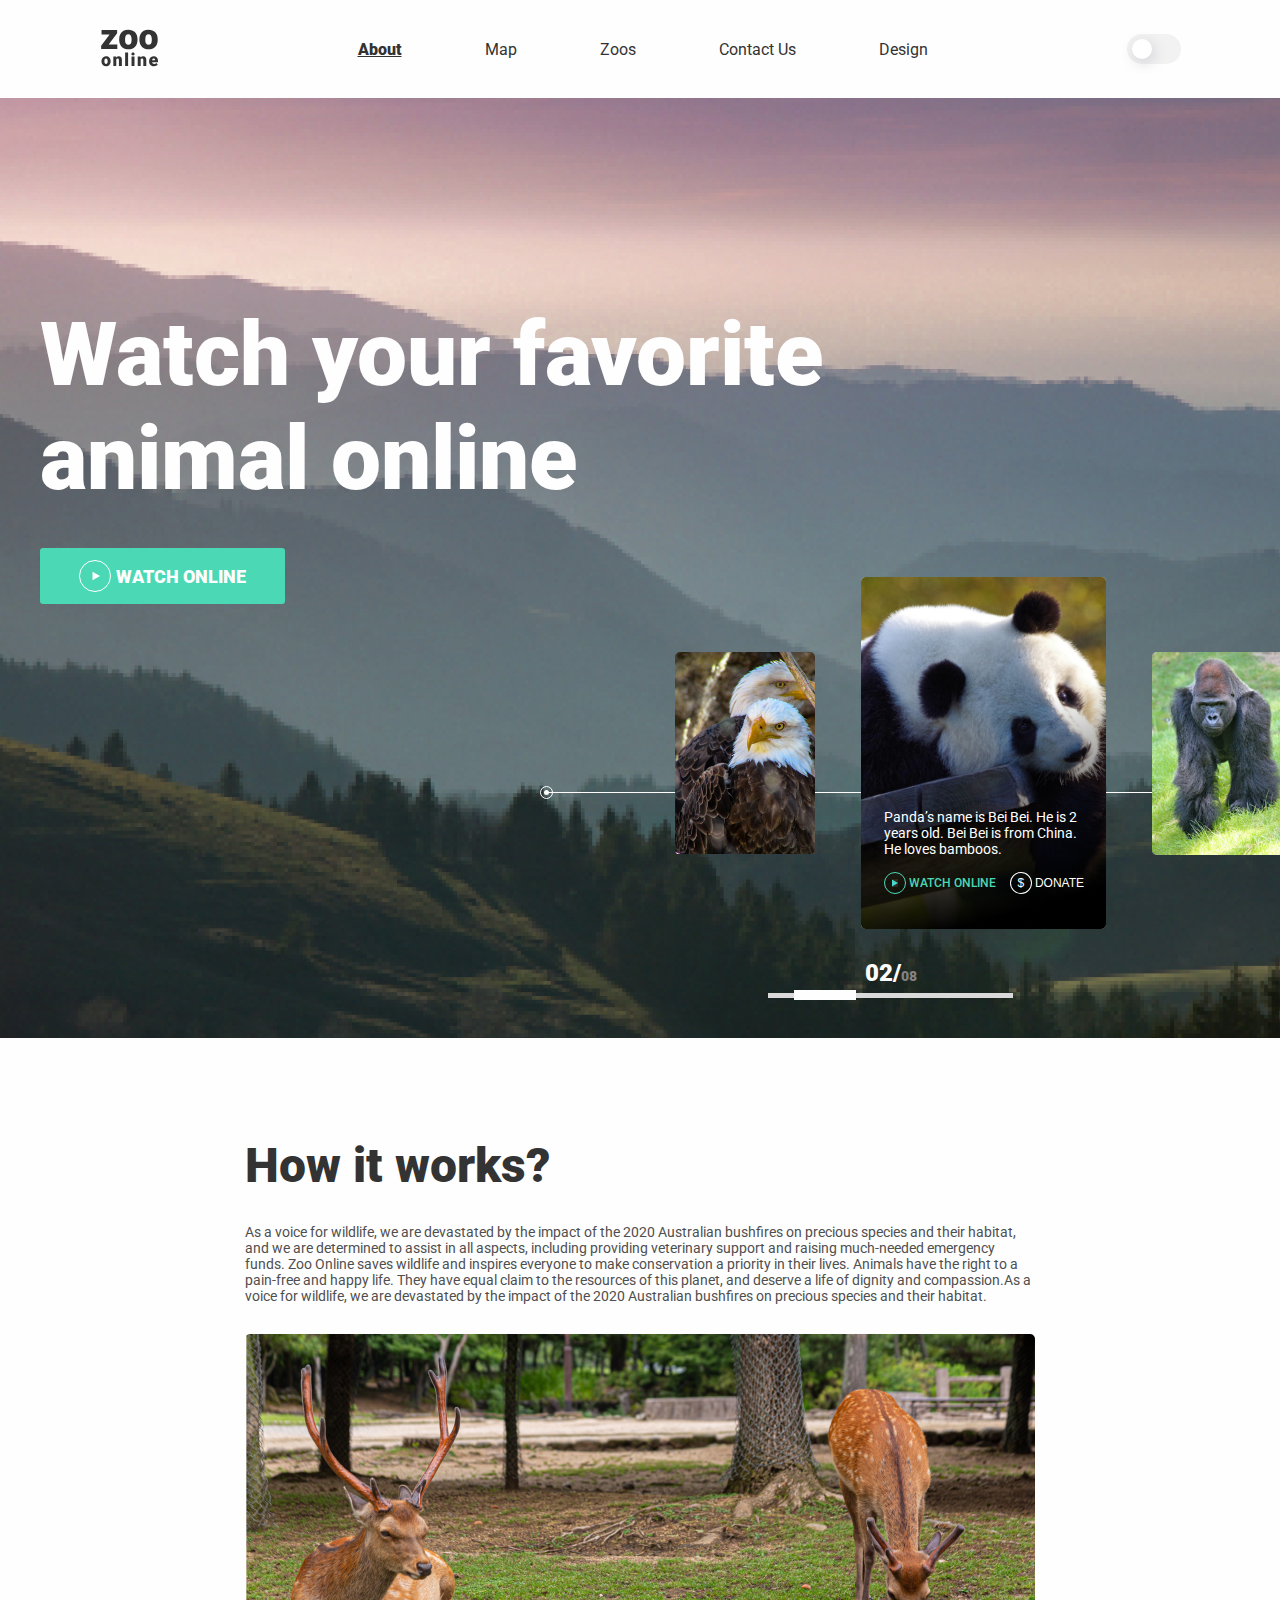
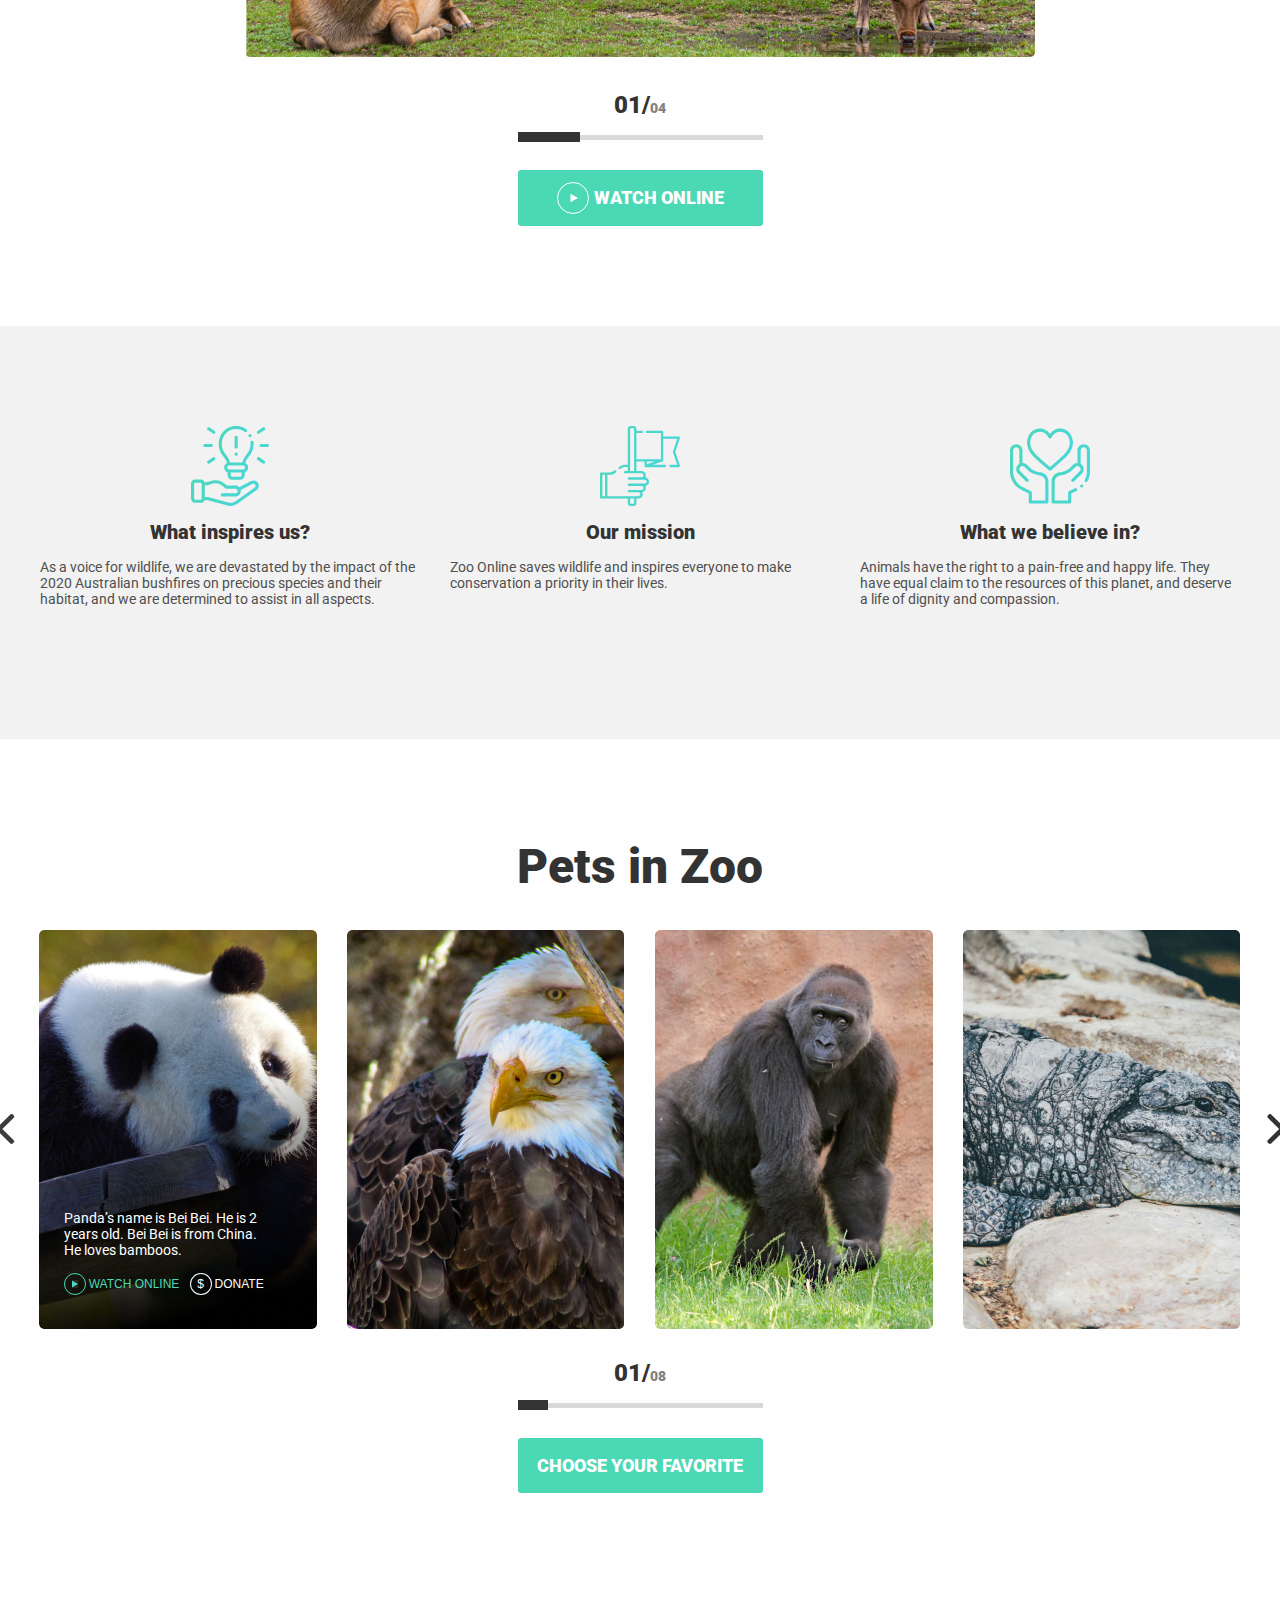
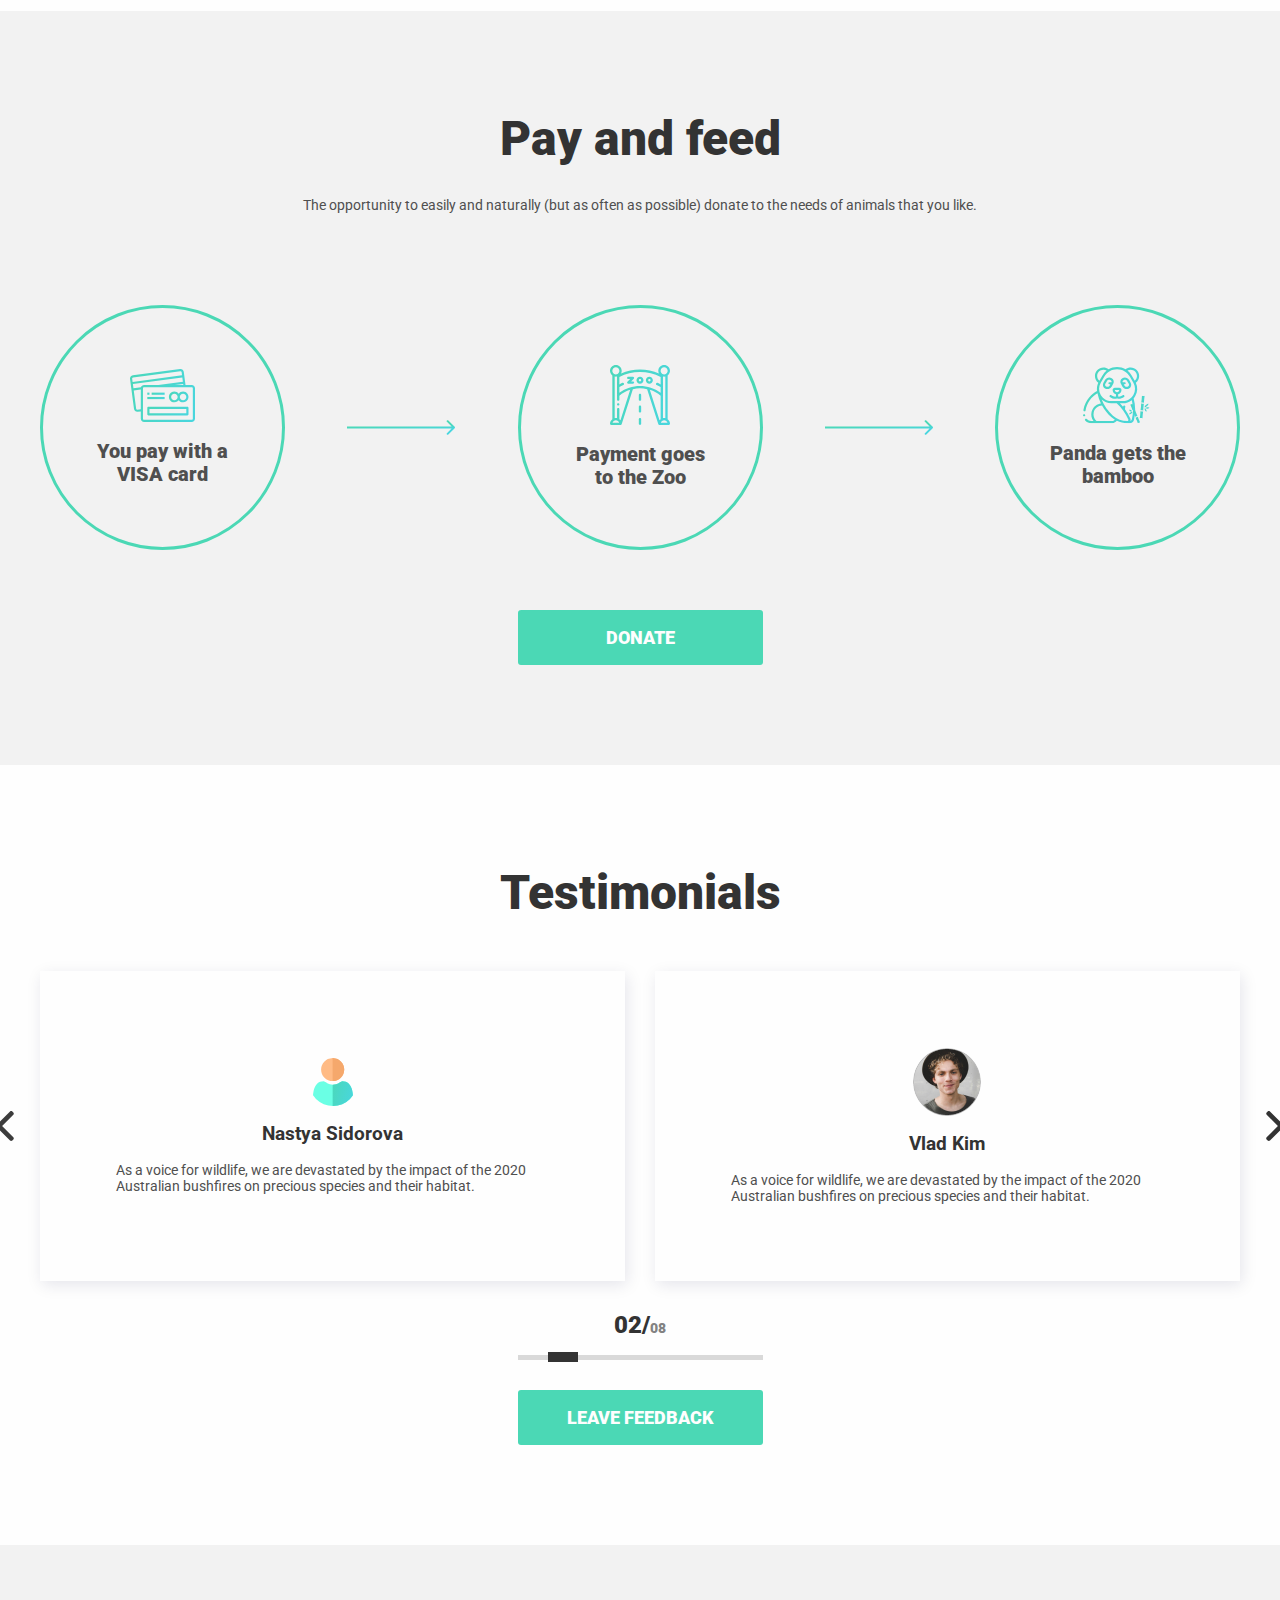
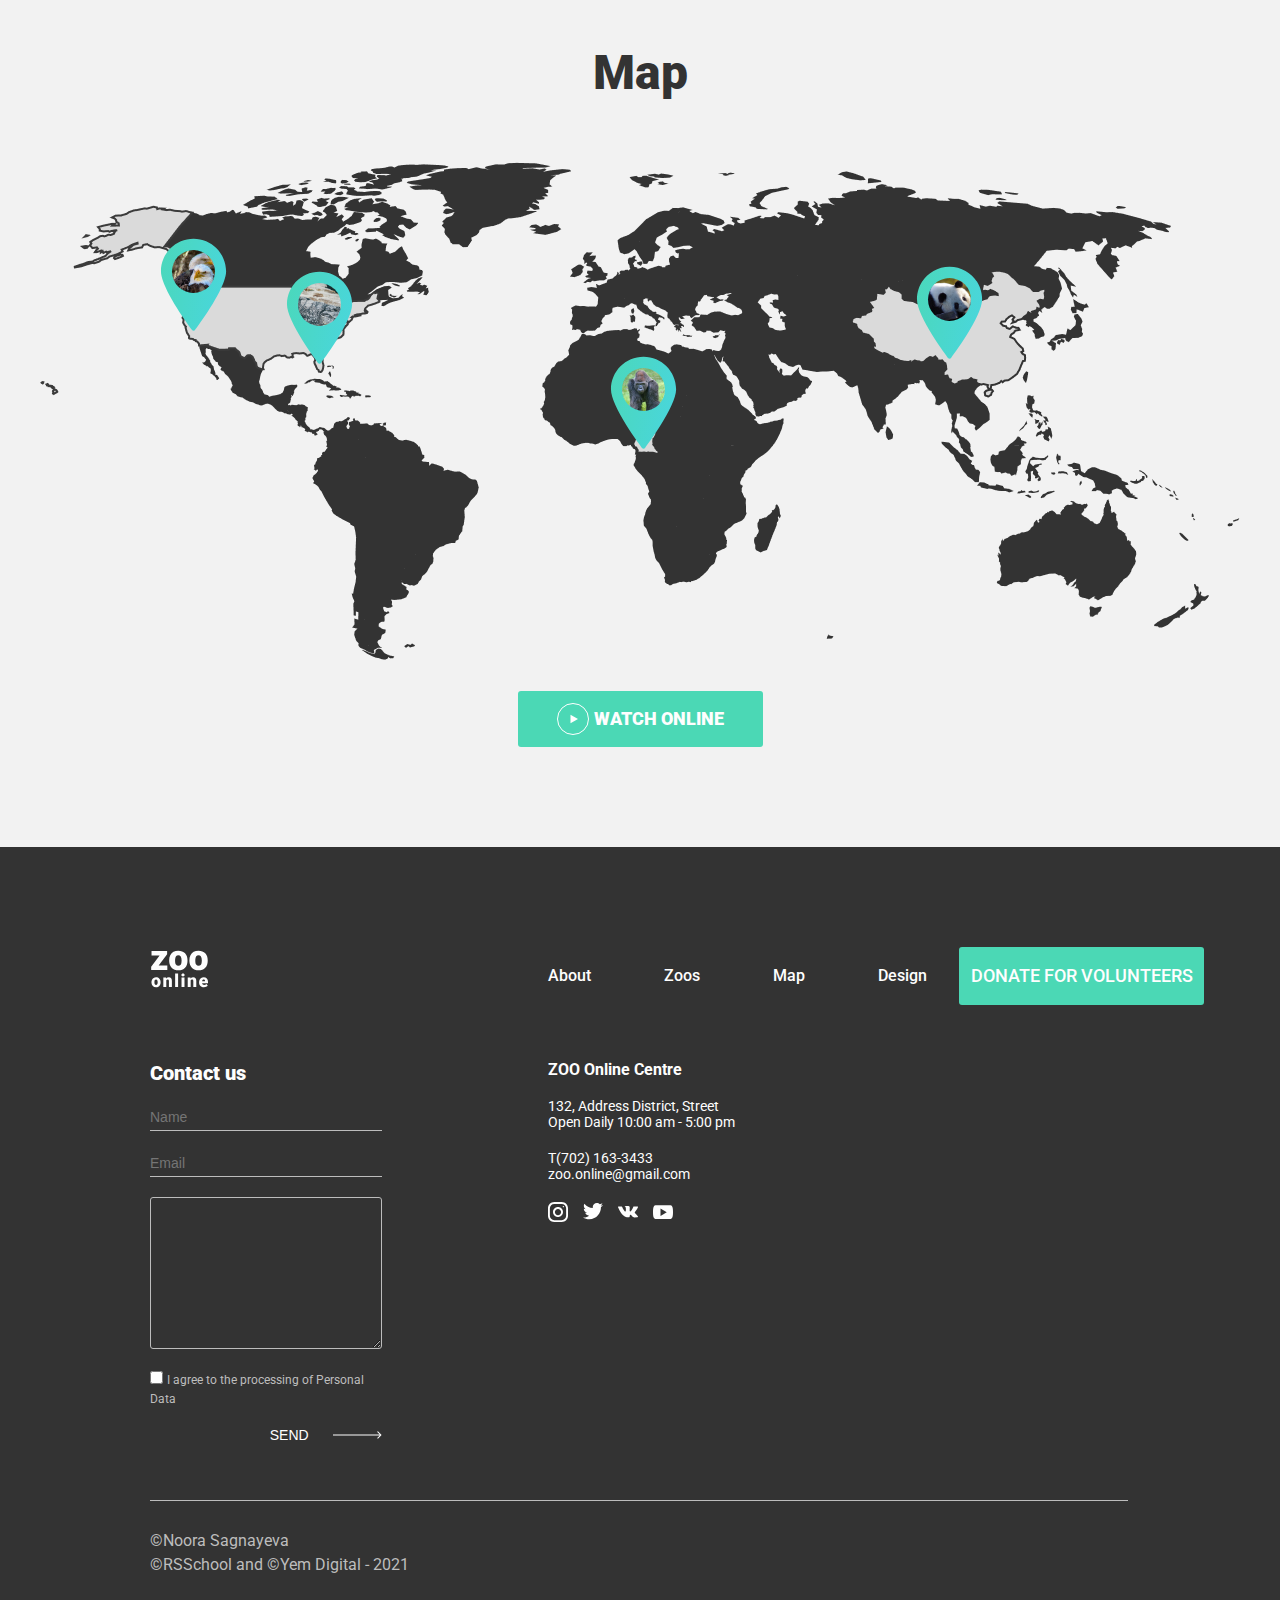
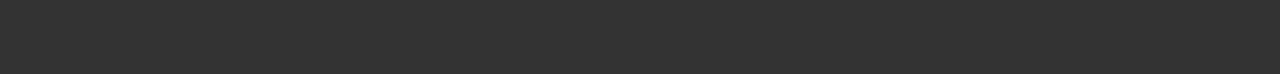
<file: pages/main-page/index.html>
<!DOCTYPE html>
<html lang="en">
  <head>
    <meta charset="UTF-8" />
    <meta http-equiv="X-UA-Compatible" content="IE=edge" />
    <meta name="viewport" content="width=device-width, initial-scale=1.0" />
    <link rel="preconnect" href="https://fonts.gstatic.com" />
    <link
      href="https://fonts.googleapis.com/css2?family=Roboto:wght@400;500;900&display=swap"
      rel="stylesheet"
    />
    <link rel="stylesheet" href="style.css" />
    <title>Online ZOO</title>
  </head>
  <body>
    <header class="header">
      <div class="header__contant">
        <div class="logo">
          <img
            src="../../assets/icons/Logo.svg"
            alt="Logo online ZOO"
            id="logo"
          />
        </div>
        <nav class="header__navigation">
          <ul class="navigation__list">
            <li class="navigation__item">
              <a href="#" class="navigation__link navigation__link-active"
                >about</a
              >
            </li>
            <li class="navigation__item">
              <a href="../map/map.html" class="navigation__link">map</a>
            </li>
            <li class="navigation__item">
              <a
                href="../../pages/zoos-page/panda/panda.html"
                class="navigation__link"
                >zoos</a
              >
            </li>
            <li class="navigation__item">
              <a href="#contact__us" class="navigation__link">contact us</a>
            </li>
            <li class="navigation__item">
              <a
                href="https://www.figma.com/file/HKt5Nlx0jghQtJp6jW9q8F/zooApp"
                class="navigation__link"
                >design</a
              >
            </li>
          </ul>
        </nav>
        <div class="header__switch">
          <div class="switch__btn"></div>
        </div>
        <div class="hamburger">
          <div class="line first-line"></div>
          <div class="line second-line"></div>
          <div class="line third-line"></div>
        </div>
      </div>
    </header>
    <section class="first-screen">
      <div class="wrapper">
        <div class="first-screen__content">
          <h1 class="title">online zoo</h1>
          <h2 class="first-screen__title">Watch your favorite animal online</h2>
          <a
            href="../zoos-page/panda/panda.html"
            class="btn btn-with-icon first-screen__btn"
          >
            <img src="../../assets/icons/btn-icon-play.svg" alt="button_icon" />
            watch online
          </a>
          <div class="first-screen__galery">
            <div class="first-screen__galery__card">
              <div class="galery__img galery__eagle" data-number="1">
                <div class="galery__card__inf">
                  <p class="galery__card__text">
                    Panda’s name is Bei Bei. He is 2 years old. Bei Bei is from
                    China. He loves bamboos.
                  </p>
                  <a
                    href="../zoos-page/panda/panda.html"
                    class="galery__card__btn"
                  >
                    <div class="square">
                      <img
                        src="../../assets/icons/btn-icon-play-blue.png"
                        alt=""
                      />
                    </div>
                    watch online
                  </a>
                  <button class="galery__card__btn galery__card__btn-white">
                    <div class="square square-white">$</div>
                    donate
                  </button>
                </div>
              </div>
              <div
                class="galery__img galery__panda galery__active"
                data-number="2"
              >
                <div class="galery__card__inf galery__card__inf-active">
                  <p class="galery__card__text">
                    Panda’s name is Bei Bei. He is 2 years old. Bei Bei is from
                    China. He loves bamboos.
                  </p>
                  <a
                    href="../zoos-page/panda/panda.html"
                    class="galery__card__btn"
                  >
                    <div class="square">
                      <img
                        src="../../assets/icons/btn-icon-play-blue.png"
                        alt=""
                      />
                    </div>
                    watch online
                  </a>
                  <button class="galery__card__btn galery__card__btn-white">
                    <div class="square square-white">$</div>
                    donate
                  </button>
                </div>
              </div>
              <div class="galery__img galery__monkey" data-number="3">
                <div class="galery__card__inf">
                  <p class="galery__card__text">
                    Panda’s name is Bei Bei. He is 2 years old. Bei Bei is from
                    China. He loves bamboos.
                  </p>
                  <a
                    href="../zoos-page/panda/panda.html"
                    class="galery__card__btn"
                  >
                    <div class="square">
                      <img
                        src="../../assets/icons/btn-icon-play-blue.png"
                        alt=""
                      />
                    </div>
                    watch online
                  </a>
                  <button class="galery__card__btn galery__card__btn-white">
                    <div class="square square-white">$</div>
                    donate
                  </button>
                </div>
              </div>
              <div class="galery__img galery__crocodile" data-number="4">
                <div class="galery__card__inf">
                  <p class="galery__card__text">
                    Panda’s name is Bei Bei. He is 2 years old. Bei Bei is from
                    China. He loves bamboos.
                  </p>
                  <a
                    href="../zoos-page/panda/panda.html"
                    class="galery__card__btn"
                  >
                    <div class="square">
                      <img
                        src="../../assets/icons/btn-icon-play-blue.png"
                        alt=""
                      />
                    </div>
                    watch online
                  </a>
                  <button class="galery__card__btn galery__card__btn-white">
                    <div class="square square-white">$</div>
                    donate
                  </button>
                </div>
              </div>
              <div class="galery__img galery__fox" data-number="5">
                <div class="galery__card__inf">
                  <p class="galery__card__text">
                    Panda’s name is Bei Bei. He is 2 years old. Bei Bei is from
                    China. He loves bamboos.
                  </p>
                  <a
                    href="../zoos-page/panda/panda.html"
                    class="galery__card__btn"
                  >
                    <div class="square">
                      <img
                        src="../../assets/icons/btn-icon-play-blue.png"
                        alt=""
                      />
                    </div>
                    watch online
                  </a>
                  <button class="galery__card__btn galery__card__btn-white">
                    <div class="square square-white">$</div>
                    donate
                  </button>
                </div>
              </div>
              <div class="galery__img galery__sloth" data-number="6">
                <div class="galery__card__inf">
                  <p class="galery__card__text">
                    Panda’s name is Bei Bei. He is 2 years old. Bei Bei is from
                    China. He loves bamboos.
                  </p>
                  <a
                    href="../zoos-page/panda/panda.html"
                    class="galery__card__btn"
                  >
                    <div class="square">
                      <img
                        src="../../assets/icons/btn-icon-play-blue.png"
                        alt=""
                      />
                    </div>
                    watch online
                  </a>
                  <button class="galery__card__btn galery__card__btn-white">
                    <div class="square square-white">$</div>
                    donate
                  </button>
                </div>
              </div>
              <div class="galery__img galery__elefante" data-number="7">
                <div class="galery__card__inf">
                  <p class="galery__card__text">
                    Panda’s name is Bei Bei. He is 2 years old. Bei Bei is from
                    China. He loves bamboos.
                  </p>
                  <a
                    href="../zoos-page/panda/panda.html"
                    class="galery__card__btn"
                  >
                    <div class="square">
                      <img
                        src="../../assets/icons/btn-icon-play-blue.png"
                        alt=""
                      />
                    </div>
                    watch online
                  </a>
                  <button class="galery__card__btn galery__card__btn-white">
                    <div class="square square-white">$</div>
                    donate
                  </button>
                </div>
              </div>
              <div class="galery__img galery__gepard" data-number="8">
                <div class="galery__card__inf">
                  <p class="galery__card__text">
                    Panda’s name is Bei Bei. He is 2 years old. Bei Bei is from
                    China. He loves bamboos.
                  </p>
                  <a
                    href="../zoos-page/panda/panda.html"
                    class="galery__card__btn"
                  >
                    <div class="square">
                      <img
                        src="../../assets/icons/btn-icon-play-blue.png"
                        alt=""
                      />
                    </div>
                    watch online
                  </a>
                  <button class="galery__card__btn galery__card__btn-white">
                    <div class="square square-white">$</div>
                    donate
                  </button>
                </div>
              </div>
            </div>
            <div class="pagination first-screen__pagination">
              <p class="pagination__text first-screen__pagination__text">
                <span>02/</span>08
              </p>
              <input
                type="range"
                min="1"
                max="8"
                value="2"
                class="pagination__range first-screen__pagination__range"
              />
            </div>
          </div>
          <div class="first-screen__social">
            <a href="https://www.instagram.com/" class="social-link">
              <img
                src="../../assets/icons/icon-Instagram.svg"
                alt="icon instagram"
                class="social__icon"
              />
            </a>
            <a href="https://www.twitter.com/" class="social-link">
              <img
                src="../../assets/icons/icon-twitter.svg"
                alt="icon icon-twitter"
                class="social__icon"
              />
            </a>
            <a href="https://www.vk.com/" class="social-link">
              <img
                src="../../assets/icons/icon-youtube.svg"
                alt="icon youtube"
                class="social__icon"
              />
            </a>
            <a href="https://www.youtube.com/" class="social-link">
              <img
                src="../../assets/icons/icon-vk.svg"
                alt="icon vk"
                class="social__icon"
              />
            </a>
          </div>
        </div>
      </div>
    </section>
    <section class="work">
      <div class="wrapper">
        <div class="work__content">
          <div class="work__title-block">
            <h2 class="work__title">How it works?</h2>
          </div>
          <div class="work__text-block">
            <p class="work__text">
              As a voice for wildlife, we are devastated by the impact of the
              2020 Australian bushfires on precious species and their habitat,
              and we are determined to assist in all aspects, including
              providing veterinary support and raising much-needed emergency
              funds. Zoo Online saves wildlife and inspires everyone to make
              conservation a priority in their lives. Animals have the right to
              a pain-free and happy life. They have equal claim to the resources
              of this planet, and deserve a life of dignity and compassion.As a
              voice for wildlife, we are devastated by the impact of the 2020
              Australian bushfires on precious species and their habitat.
            </p>
          </div>
          <div class="work__slider">
            <div class="image__block">
              <img
                src="../../assets/images/work-1.jpg"
                alt="deer"
                class="work__slider-image"
              />
            </div>
            <div class="pagination">
              <p class="pagination__text"><span>01/</span>04</p>
              <input
                type="range"
                min="1"
                max="4"
                value="1"
                class="pagination__range"
              />
            </div>
          </div>
          <a
            href="../zoos-page/panda/panda.html"
            class="btn btn-with-icon work__btn"
          >
            <img src="../../assets/icons/btn-icon-play.svg" alt="button_icon" />
            watch online
          </a>
        </div>
      </div>
    </section>
    <section class="advices">
      <div class="wrapper">
        <div class="advices__content">
          <div class="advices__card">
            <img
              src="../../assets/icons/advices-1.svg"
              alt=""
              class="card__image"
            />
            <h3 class="card__title">What inspires us?</h3>
            <p class="card__text">
              As a voice for wildlife, we are devastated by the impact of the
              2020 Australian bushfires on precious species and their habitat,
              and we are determined to assist in all aspects.
            </p>
          </div>
          <div class="advices__card">
            <img
              src="../../assets/icons/advices-2.svg"
              alt=""
              class="card__image"
            />
            <h3 class="card__title">Our mission</h3>
            <p class="card__text">
              Zoo Online saves wildlife and inspires everyone to make
              conservation a priority in their lives.
            </p>
          </div>
          <div class="advices__card">
            <img
              src="../../assets/icons/advices-3.svg"
              alt=""
              class="card__image"
            />
            <h3 class="card__title">What we believe in?</h3>
            <p class="card__text">
              Animals have the right to a pain-free and happy life. They have
              equal claim to the resources of this planet, and deserve a life of
              dignity and compassion.
            </p>
          </div>
        </div>
      </div>
    </section>
    <section class="pets">
      <div class="wrapper">
        <div class="pets__content">
          <h2 class="pets__title">Pets in Zoo</h2>
          <div class="pets__slider">
            <button class="pets__slider__btn pets__slider__btn-left"></button>
            <div class="pets__slider__wrapper">
              <div class="pets__slider__cards">
                <div
                  class="pets__slider__item pets__slider__item-1 pets__slider__item-active"
                  data-url="panda.html"
                >
                  <div
                    class="pets__galery__card__inf pets__galery__card__inf-active"
                  >
                    <p class="galery__card__text">
                      Panda’s name is Bei Bei. He is 2 years old. Bei Bei is
                      from China. He loves bamboos.
                    </p>
                    <button class="galery__card__btn">
                      <div class="square">
                        <img
                          src="../../assets/icons/btn-icon-play-blue.png"
                          alt=""
                        />
                      </div>
                      watch online
                    </button>
                    <button class="galery__card__btn galery__card__btn-white">
                      <div class="square square-white">$</div>
                      donate
                    </button>
                  </div>
                </div>
                <div
                  class="pets__slider__item pets__slider__item-2"
                  data-url="eagle.html"
                >
                  <div class="pets__galery__card__inf">
                    <p class="galery__card__text">
                      Panda’s name is Bei Bei. He is 2 years old. Bei Bei is
                      from China. He loves bamboos.
                    </p>
                    <button class="galery__card__btn">
                      <div class="square">
                        <img
                          src="../../assets/icons/btn-icon-play-blue.png"
                          alt=""
                        />
                      </div>
                      watch online
                    </button>
                    <button class="galery__card__btn galery__card__btn-white">
                      <div class="square square-white">$</div>
                      donate
                    </button>
                  </div>
                </div>
                <div
                  class="pets__slider__item pets__slider__item-3"
                  data-url="monkey.html"
                >
                  <div class="pets__galery__card__inf">
                    <p class="galery__card__text">
                      Panda’s name is Bei Bei. He is 2 years old. Bei Bei is
                      from China. He loves bamboos.
                    </p>
                    <button class="galery__card__btn">
                      <div class="square">
                        <img
                          src="../../assets/icons/btn-icon-play-blue.png"
                          alt=""
                        />
                      </div>
                      watch online
                    </button>
                    <button class="galery__card__btn galery__card__btn-white">
                      <div class="square square-white">$</div>
                      donate
                    </button>
                  </div>
                </div>
                <div
                  class="pets__slider__item pets__slider__item-4"
                  data-url="crocodile.html"
                >
                  <div class="pets__galery__card__inf">
                    <p class="galery__card__text">
                      Panda’s name is Bei Bei. He is 2 years old. Bei Bei is
                      from China. He loves bamboos.
                    </p>
                    <button class="galery__card__btn">
                      <div class="square">
                        <img
                          src="../../assets/icons/btn-icon-play-blue.png"
                          alt=""
                        />
                      </div>
                      watch online
                    </button>
                    <button class="galery__card__btn galery__card__btn-white">
                      <div class="square square-white">$</div>
                      donate
                    </button>
                  </div>
                </div>
                <div
                  class="pets__slider__item pets__slider__item-1"
                  data-url="panda.html"
                >
                  <div class="pets__galery__card__inf">
                    <p class="galery__card__text">
                      Panda’s name is Bei Bei. He is 2 years old. Bei Bei is
                      from China. He loves bamboos.
                    </p>
                    <button class="galery__card__btn">
                      <div class="square">
                        <img
                          src="../../assets/icons/btn-icon-play-blue.png"
                          alt=""
                        />
                      </div>
                      watch online
                    </button>
                    <button class="galery__card__btn galery__card__btn-white">
                      <div class="square square-white">$</div>
                      donate
                    </button>
                  </div>
                </div>
                <div
                  class="pets__slider__item pets__slider__item-2"
                  data-url="eagle.html"
                >
                  <div class="pets__galery__card__inf">
                    <p class="galery__card__text">
                      Panda’s name is Bei Bei. He is 2 years old. Bei Bei is
                      from China. He loves bamboos.
                    </p>
                    <button class="galery__card__btn">
                      <div class="square">
                        <img
                          src="../../assets/icons/btn-icon-play-blue.png"
                          alt=""
                        />
                      </div>
                      watch online
                    </button>
                    <button class="galery__card__btn galery__card__btn-white">
                      <div class="square square-white">$</div>
                      donate
                    </button>
                  </div>
                </div>
                <div
                  class="pets__slider__item pets__slider__item-3"
                  data-url="monkey.html"
                >
                  <div class="pets__galery__card__inf">
                    <p class="galery__card__text">
                      Panda’s name is Bei Bei. He is 2 years old. Bei Bei is
                      from China. He loves bamboos.
                    </p>
                    <button class="galery__card__btn">
                      <div class="square">
                        <img
                          src="../../assets/icons/btn-icon-play-blue.png"
                          alt=""
                        />
                      </div>
                      watch online
                    </button>
                    <button class="galery__card__btn galery__card__btn-white">
                      <div class="square square-white">$</div>
                      donate
                    </button>
                  </div>
                </div>
                <div
                  class="pets__slider__item pets__slider__item-4"
                  data-url="crocodile.html"
                >
                  <div class="pets__galery__card__inf">
                    <p class="galery__card__text">
                      Panda’s name is Bei Bei. He is 2 years old. Bei Bei is
                      from China. He loves bamboos.
                    </p>
                    <button class="galery__card__btn">
                      <div class="square">
                        <img
                          src="../../assets/icons/btn-icon-play-blue.png"
                          alt=""
                        />
                      </div>
                      watch online
                    </button>
                    <button class="galery__card__btn galery__card__btn-white">
                      <div class="square square-white">$</div>
                      donate
                    </button>
                  </div>
                </div>
              </div>
            </div>
            <button class="pets__slider__btn pets__slider__btn-right"></button>
          </div>
          <div class="pagination pets__pagination">
            <p class="pagination__text pets__pagination__text">
              <span>01/</span>08
            </p>
            <input
              type="range"
              min="1"
              max="8"
              value="1"
              class="pagination__range pets__pagination__range"
            />
          </div>
          <a href="../map/map.html" class="btn pets__btn"
            >Choose your favorite</a
          >
        </div>
      </div>
    </section>
    <section class="pay">
      <div class="wrapper">
        <div class="pay__content">
          <h2 class="pay__title">Pay and feed</h2>
          <p class="pay__subtitle">
            The opportunity to easily and naturally (but as often as possible)
            donate to the needs of animals that you like.
          </p>
          <div class="pay__instruction">
            <div class="pay__block pay__block-1">
              <img src="../../assets/icons/pay-1.svg" alt="" />
              <p class="instruction__text">You pay with a VISA card</p>
            </div>
            <img
              class="pay__arrow"
              src="../../assets/icons/pay-arrow.svg"
              alt=""
            />
            <div class="pay__block pay__block-2">
              <img src="../../assets/icons/pay-2.svg" alt="" />
              <p class="instruction__text">Payment goes to the Zoo</p>
            </div>
            <img
              class="pay__arrow"
              src="../../assets/icons/pay-arrow.svg"
              alt=""
            />
            <div class="pay__block pay__block-3">
              <img src="../../assets/icons/pay-3.svg" alt="" />
              <p class="instruction__text">Panda gets the bamboo</p>
            </div>
          </div>
          <button class="btn pay__btn">donate</button>
        </div>
      </div>
    </section>
    <section class="testimonials">
      <div class="wrapper">
        <div class="testimonials__content">
          <h2 class="testimonials__title">Testimonials</h2>
          <div class="testimonials__slider">
            <button class="pets__slider__btn pets__slider__btn-left"></button>
            <div class="testimonials__cards">
              <div class="testimonials__item testimonials__item-1">
                <img
                  src="../../assets/icons/testimonials-without-avatar.svg"
                  alt=""
                  class="item__avatar without__avatar"
                />
                <h3 class="item__title">Nastya Sidorova</h3>
                <p class="item__text">
                  As a voice for wildlife, we are devastated by the impact of
                  the 2020 Australian bushfires on precious species and their
                  habitat.
                </p>
              </div>
              <div class="testimonials__item">
                <img
                  src="../../assets/images/testimonials-avatar-1.jpg"
                  alt=""
                  class="item__avatar"
                />
                <h3 class="item__title">Vlad Kim</h3>
                <p class="item__text">
                  As a voice for wildlife, we are devastated by the impact of
                  the 2020 Australian bushfires on precious species and their
                  habitat.
                </p>
              </div>
            </div>
            <button class="pets__slider__btn pets__slider__btn-right"></button>
          </div>
          <div class="pagination">
            <p class="pagination__text"><span>02/</span>08</p>
            <input
              type="range"
              min="1"
              max="8"
              value="2"
              class="pagination__range testimonials__pagination__range"
            />
          </div>
          <button class="btn testimonials__btn">Leave feedback</button>
        </div>
      </div>
    </section>
    <section class="map">
      <div class="wrapper">
        <div class="map__content">
          <h2 class="map__title">Map</h2>
          <div class="map__pets">
            <div class="map__marker map__marker-panda">
              <div class="map__marker__img map__marker__img-panda"></div>
            </div>
            <div class="map__marker map__marker-eagle">
              <div class="map__marker__img map__marker__img-eagle"></div>
            </div>
            <div class="map__marker map__marker-monkey">
              <div class="map__marker__img map__marker__img-monkey"></div>
            </div>
            <div class="map__marker map__marker-crocodile">
              <div class="map__marker__img map__marker__img-crocodile"></div>
            </div>
          </div>
          <a
            href="../zoos-page/panda/panda.html"
            class="btn btn-with-icon map__btn"
          >
            <img src="../../assets/icons/btn-icon-play.svg" alt="" />
            watch online
          </a>
        </div>
      </div>
    </section>
    <footer class="footer">
      <div class="footer__content">
        <div class="footer__logo">
          <a href="" class="logo__link">
            <img src="../../assets/icons/Logo-light.svg" alt="footer logo" />
          </a>
        </div>
        <nav class="footer__nav">
          <ul class="footer__nav__list">
            <li class="footer__nav__item">
              <a href="" class="footer__nav__link">About</a>
            </li>
            <li class="footer__nav__item">
              <a
                href="../../pages/zoos-page/panda/panda.html"
                class="footer__nav__link"
                >Zoos</a
              >
            </li>
            <li class="footer__nav__item">
              <a href="../map/map.html" class="footer__nav__link">Map</a>
            </li>
            <li class="footer__nav__item">
              <a
                href="https://www.figma.com/file/HKt5Nlx0jghQtJp6jW9q8F/zooApp"
                class="footer__nav__link"
                >Design</a
              >
            </li>
          </ul>
        </nav>
        <button class="btn footer__btn">donate for volunteers</button>
        <form action="" class="footer__contact-us" id="contact__us">
          <label for="" class="contact-us__title">Contact us</label>
          <input
            type="text"
            placeholder="Name"
            class="contact-us__text contact-us__name"
          />
          <input
            type="email"
            placeholder="Email"
            class="contact-us__text contact-us__email"
          />
          <textarea
            cols="30"
            rows="10"
            class="contact-us__msg"
            placeholder="Please enter your message"
          >
          </textarea>
          <div>
            <input
              type="checkbox"
              id="contact-us__checkbox"
              class="contact-us__checkbox"
            />
            <label for="contact-us__checkbox" class="checkbox__label">
              I agree to the processing of Personal Data
            </label>
          </div>

          <button class="contact-us__btn">
            send
            <img src="../../assets/icons/footer-arrow.svg" alt="" />
          </button>
        </form>
        <div class="footer__about">
          <h3 class="footer__about__title">ZOO Online Centre</h3>
          <div>
            <a href="" class="footer__link footer__about__adress"
              >132, Address District, Street</a
            >
            <p class="footer__about__work-time">
              Open Daily 10:00 am - 5:00 pm
            </p>
          </div>
          <div class="contacts">
            <a href="tel:7021633433" class="footer__link footer__about__tel"
              >T(702) 163-3433</a
            >
            <a
              href="mailto:zoo.online@gmail.com"
              class="footer__link footer__about__mail"
              >zoo.online@gmail.com</a
            >
          </div>
          <div class="footer__social">
            <a href="https://www.instagram.com/" class="footer__social__link">
              <img
                src="../../assets/icons/icon-Instagram.svg"
                alt=""
                class="footer__social__icon"
              />
            </a>
            <a href="https://www.twitter.com/" class="footer__social__link">
              <img
                src="../../assets/icons/icon-twitter.svg"
                alt=""
                class="footer__social__icon"
              />
            </a>
            <a href="https://www.vk.com/" class="footer__social__link">
              <img
                src="../../assets/icons/icon-vk.svg"
                alt=""
                class="footer__social__icon"
              />
            </a>
            <a href="https://www.youtube.com/" class="footer__social__link">
              <img
                src="../../assets/icons/icon-youtube.svg"
                alt=""
                class="footer__social__icon"
              />
            </a>
          </div>
        </div>
        <div class="footer__copyright">
          <p class="footer__copyright__text">©Noora Sagnayeva</p>
          <p class="footer__copyright__text">
            ©RSSchool and ©Yem Digital - 2021
          </p>
        </div>
      </div>
    </footer>
    <script src="dark-theme.js"></script>
    <script src="script.js"></script>
  </body>
</html>
</file>
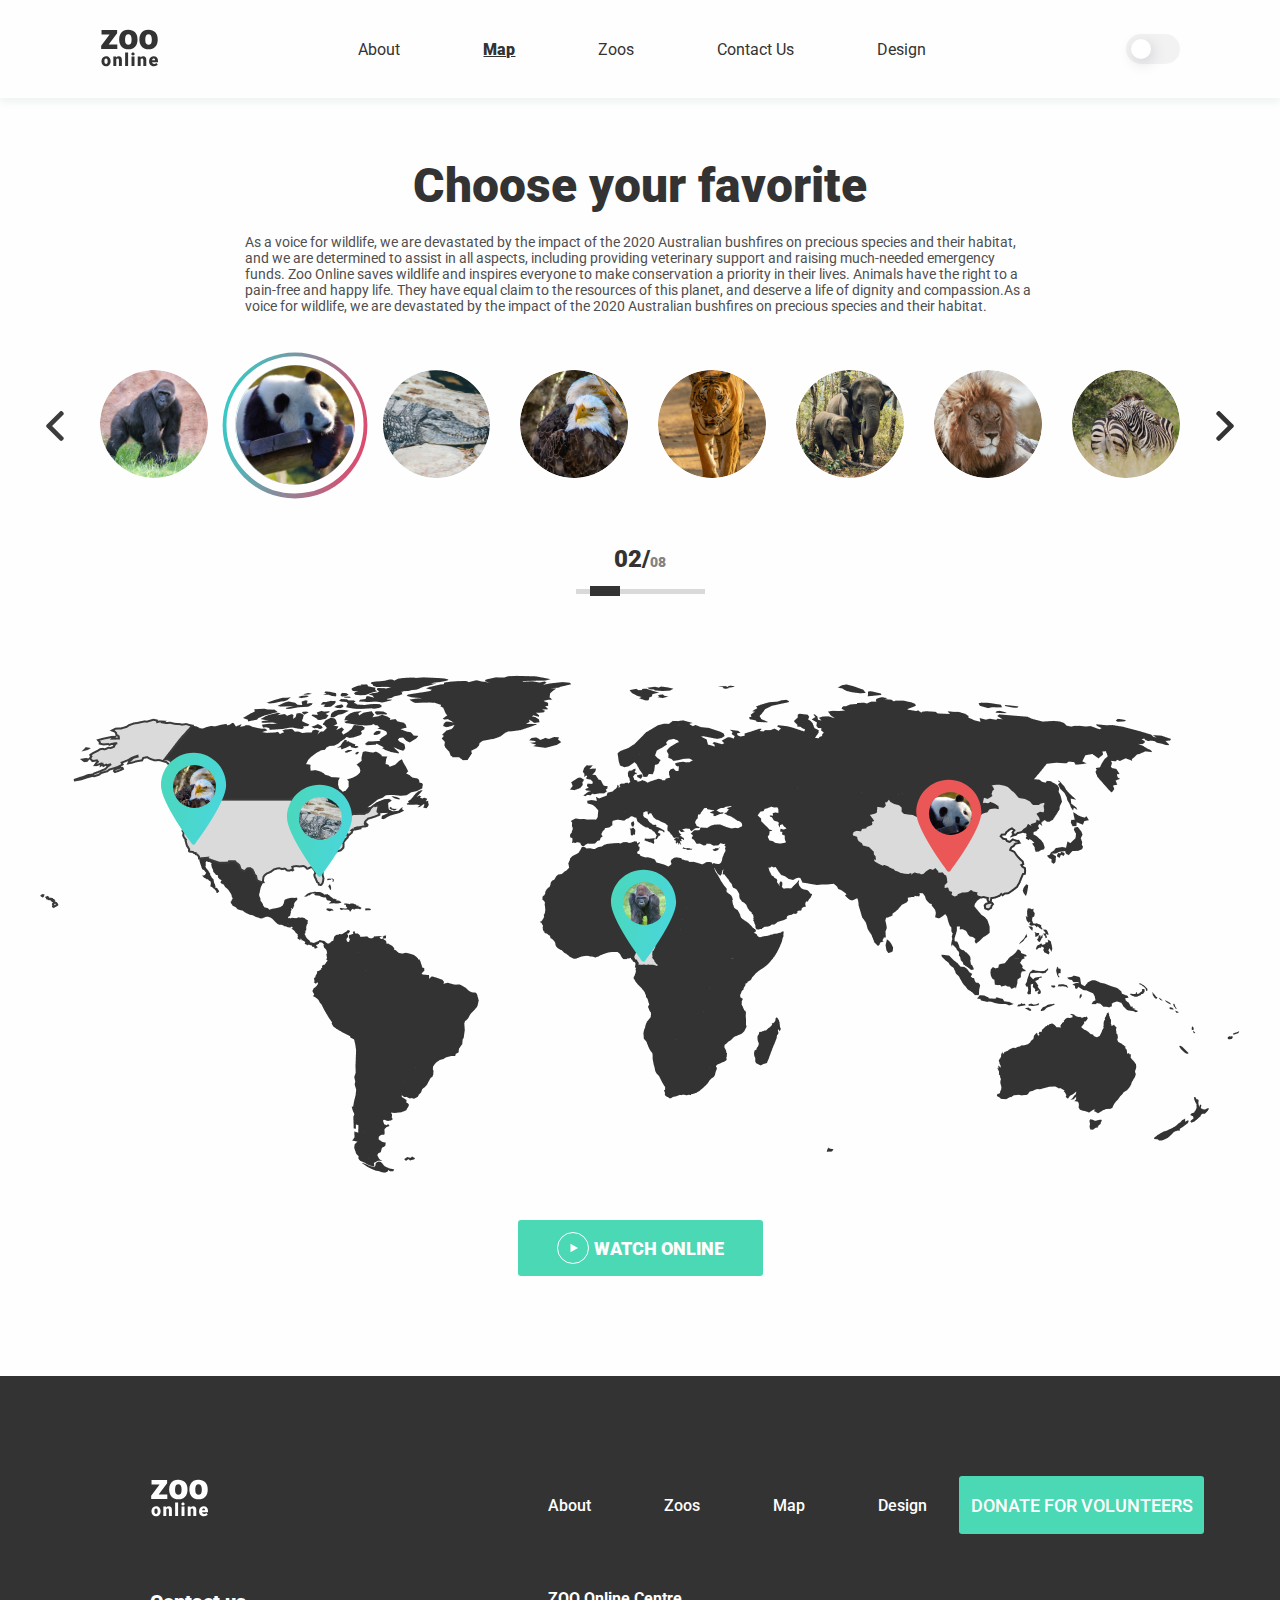
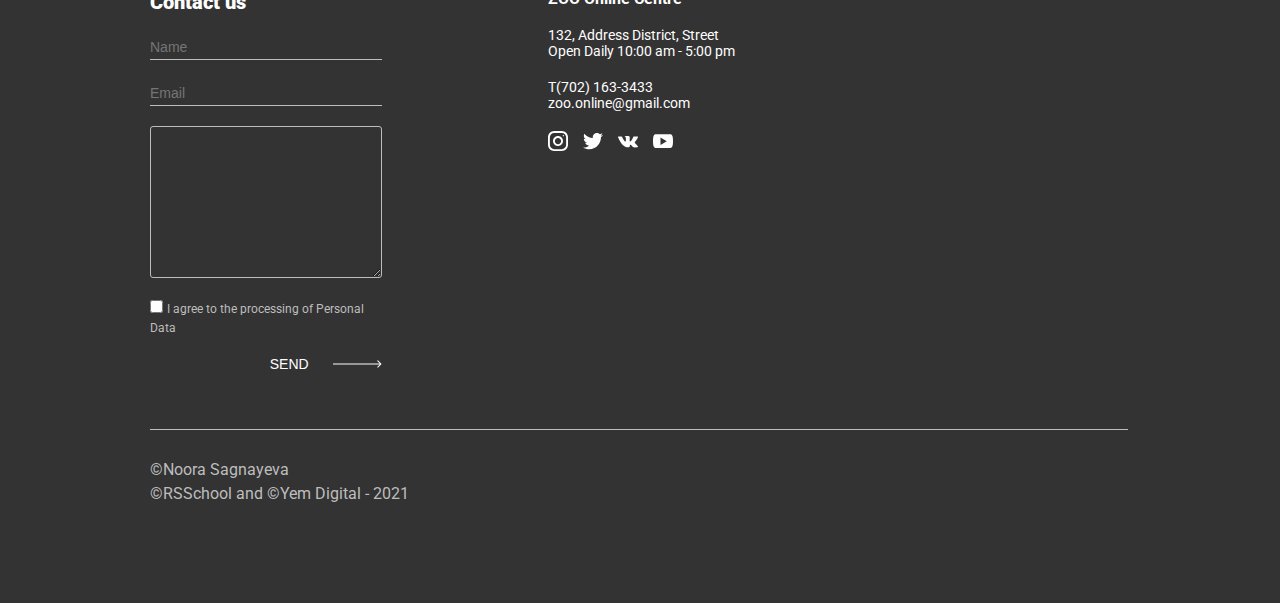
<file: pages/map/map.html>
<!DOCTYPE html>
<html lang="en">
  <head>
    <meta charset="UTF-8" />
    <meta http-equiv="X-UA-Compatible" content="IE=edge" />
    <meta name="viewport" content="width=device-width, initial-scale=1.0" />
    <link rel="preconnect" href="https://fonts.gstatic.com" />
    <link
      href="https://fonts.googleapis.com/css2?family=Roboto:wght@400;500;900&display=swap"
      rel="stylesheet"
    />
    <link rel="stylesheet" href="map.css" />
    <title>Map</title>
  </head>
  <body>
    <header class="header">
      <div class="header__contant">
        <h1 class="h1">Online ZOO</h1>
        <a href="../main-page/index.html" class="logo">
          <img
            src="../../assets/icons/Logo.svg"
            alt="Logo online ZOO"
            id="logo"
          />
        </a>
        <nav class="header__navigation">
          <ul class="navigation__list">
            <li class="navigation__item">
              <a href="../main-page/index.html" class="navigation__link"
                >about</a
              >
            </li>
            <li class="navigation__item">
              <a href="#" class="navigation__link navigation__link-active"
                >map</a
              >
            </li>
            <li class="navigation__item">
              <a href="../zoos-page/panda/panda.html" class="navigation__link"
                >zoos</a
              >
            </li>
            <li class="navigation__item">
              <a href="#contact__us" class="navigation__link">contact us</a>
            </li>
            <li class="navigation__item">
              <a
                href="https://www.figma.com/file/HKt5Nlx0jghQtJp6jW9q8F/zooApp"
                class="navigation__link"
                >design</a
              >
            </li>
          </ul>
        </nav>
        <div class="header__switch">
          <div class="switch__btn"></div>
        </div>
        <div class="hamburger">
          <div class="line first-line"></div>
          <div class="line second-line"></div>
          <div class="line third-line"></div>
        </div>
      </div>
    </header>
    <main>
      <div class="wrapper">
        <div class="map__content">
          <h2 class="map__title">Choose your favorite</h2>
          <p class="map__subtitle">
            As a voice for wildlife, we are devastated by the impact of the 2020
            Australian bushfires on precious species and their habitat, and we
            are determined to assist in all aspects, including providing
            veterinary support and raising much-needed emergency funds. Zoo
            Online saves wildlife and inspires everyone to make conservation a
            priority in their lives. Animals have the right to a pain-free and
            happy life. They have equal claim to the resources of this planet,
            and deserve a life of dignity and compassion.As a voice for
            wildlife, we are devastated by the impact of the 2020 Australian
            bushfires on precious species and their habitat.
          </p>
          <div class="map__slider">
            <button class="slider__arrow slider__arrow-left"></button>
            <div class="slider__item slider__item-monkey">
              <img
                src="../../assets/images/map-monkey.jpg"
                alt="monkey"
                class="slider__img slider__img-monkey"
              />
            </div>
            <div class="slider__item slider__item-panda slider__item-active">
              <img
                src="../../assets/images/map-panda.jpg"
                alt="panda"
                class="slider__img slider__img-panda slider__img-active"
              />
            </div>
            <div class="slider__item slider__item-crocodile">
              <img
                src="../../assets/images/map-crocodile.jpg"
                alt="crocodile"
                class="slider__img slider__img-crocodile"
              />
            </div>
            <div class="slider__item slider__item-eagle">
              <img
                src="../../assets/images/map-eagle.jpg"
                alt="Eagle"
                class="slider__img slider__img-eagle"
              />
            </div>
            <div class="slider__item slider__item-tiger">
              <img
                src="../../assets/images/tiger.jpg"
                alt="tiger"
                class="slider__img slider__img-tiger"
              />
            </div>
            <div class="slider__item slider__item-elefante">
              <img
                src="../../assets/images/elefante.jpg"
                alt="elefante"
                class="slider__img slider__img-elefante"
              />
            </div>
            <div class="slider__item slider__item-lion">
              <img
                src="../../assets/images/lion.jpg"
                alt="lion"
                class="slider__img slider__img-lion"
              />
            </div>
            <div class="slider__item slider__item-zebra">
              <img
                src="../../assets/images/zebra.jpg"
                alt="zebra"
                class="slider__img slider__img-zebra"
              />
            </div>
            <button class="slider__arrow slider__arrow-right"></button>
          </div>
          <div class="pagination">
            <p class="pagination__text"><span>02/</span>08</p>
            <input
              type="range"
              min="1"
              max="8"
              value="2"
              class="pagination__range"
            />
          </div>
          <div class="map__choose">
            <div class="map__marker map__marker-panda">
              <div class="map__marker__img map__marker__img-panda"></div>
            </div>
            <div class="map__marker map__marker-eagle">
              <div class="map__marker__img map__marker__img-eagle"></div>
            </div>
            <div class="map__marker map__marker-monkey">
              <div class="map__marker__img map__marker__img-monkey"></div>
            </div>
            <div class="map__marker map__marker-crocodile">
              <div class="map__marker__img map__marker__img-crocodile"></div>
            </div>
          </div>
          <a
            href="../zoos-page/panda/panda.html"
            class="btn btn-with-icon map__btn"
          >
            <img src="../../assets/icons/btn-icon-play.svg" alt="button_icon" />
            watch online
          </a>
        </div>
      </div>
    </main>
    <footer class="footer">
      <div class="footer__content">
        <div class="footer__logo">
          <a href="../main-page/index.html" class="logo__link">
            <img src="../../assets/icons/Logo-light.svg" alt="footer logo" />
          </a>
        </div>
        <nav class="footer__nav">
          <ul class="footer__nav__list">
            <li class="footer__nav__item">
              <a href="../main-page/index.html" class="footer__nav__link"
                >About</a
              >
            </li>
            <li class="footer__nav__item">
              <a href="" class="footer__nav__link">Zoos</a>
            </li>
            <li class="footer__nav__item">
              <a href="#" class="footer__nav__link">Map</a>
            </li>
            <li class="footer__nav__item">
              <a
                href="https://www.figma.com/file/HKt5Nlx0jghQtJp6jW9q8F/zooApp"
                class="footer__nav__link"
                >Design</a
              >
            </li>
          </ul>
        </nav>
        <button class="btn footer__btn">donate for volunteers</button>
        <form action="" class="footer__contact-us" id="contact__us">
          <label for="" class="contact-us__title">Contact us</label>
          <input
            type="text"
            placeholder="Name"
            class="contact-us__text contact-us__name"
          />
          <input
            type="email"
            placeholder="Email"
            class="contact-us__text contact-us__email"
          />
          <textarea
            cols="30"
            rows="10"
            class="contact-us__msg"
            placeholder="Please enter your message"
          >
          </textarea>
          <div>
            <input
              type="checkbox"
              id="contact-us__checkbox"
              class="contact-us__checkbox"
            />
            <label for="contact-us__checkbox" class="checkbox__label">
              I agree to the processing of Personal Data
            </label>
          </div>
          <button class="contact-us__btn">
            send
            <img src="../../assets/icons/footer-arrow.svg" alt="" />
          </button>
        </form>
        <div class="footer__about">
          <h3 class="footer__about__title">ZOO Online Centre</h3>
          <div>
            <a href="" class="footer__link footer__about__adress"
              >132, Address District, Street</a
            >
            <p class="footer__about__work-time">
              Open Daily 10:00 am - 5:00 pm
            </p>
          </div>
          <div class="contacts">
            <a href="tel:7021633433" class="footer__link footer__about__tel"
              >T(702) 163-3433</a
            >
            <a
              href="mailto:zoo.online@gmail.com"
              class="footer__link footer__about__mail"
              >zoo.online@gmail.com</a
            >
          </div>
          <div class="footer__social">
            <a href="https://www.instagram.com/" class="footer__social__link">
              <img
                src="../../assets/icons/icon-Instagram.svg"
                alt=""
                class="footer__social__icon"
              />
            </a>
            <a href="https://www.twitter.com/" class="footer__social__link">
              <img
                src="../../assets/icons/icon-twitter.svg"
                alt=""
                class="footer__social__icon"
              />
            </a>
            <a href="https://www.vk.com/" class="footer__social__link">
              <img
                src="../../assets/icons/icon-vk.svg"
                alt=""
                class="footer__social__icon"
              />
            </a>
            <a href="https://www.youtube.com/" class="footer__social__link">
              <img
                src="../../assets/icons/icon-youtube.svg"
                alt=""
                class="footer__social__icon"
              />
            </a>
          </div>
        </div>
        <div class="footer__copyright">
          <p class="footer__copyright__text">©Noora Sagnayeva</p>
          <p class="footer__copyright__text">
            ©RSSchool and ©Yem Digital - 2021
          </p>
        </div>
      </div>
    </footer>
    <script src="dark-theme.js"></script>
  </body>
</html>
</file>
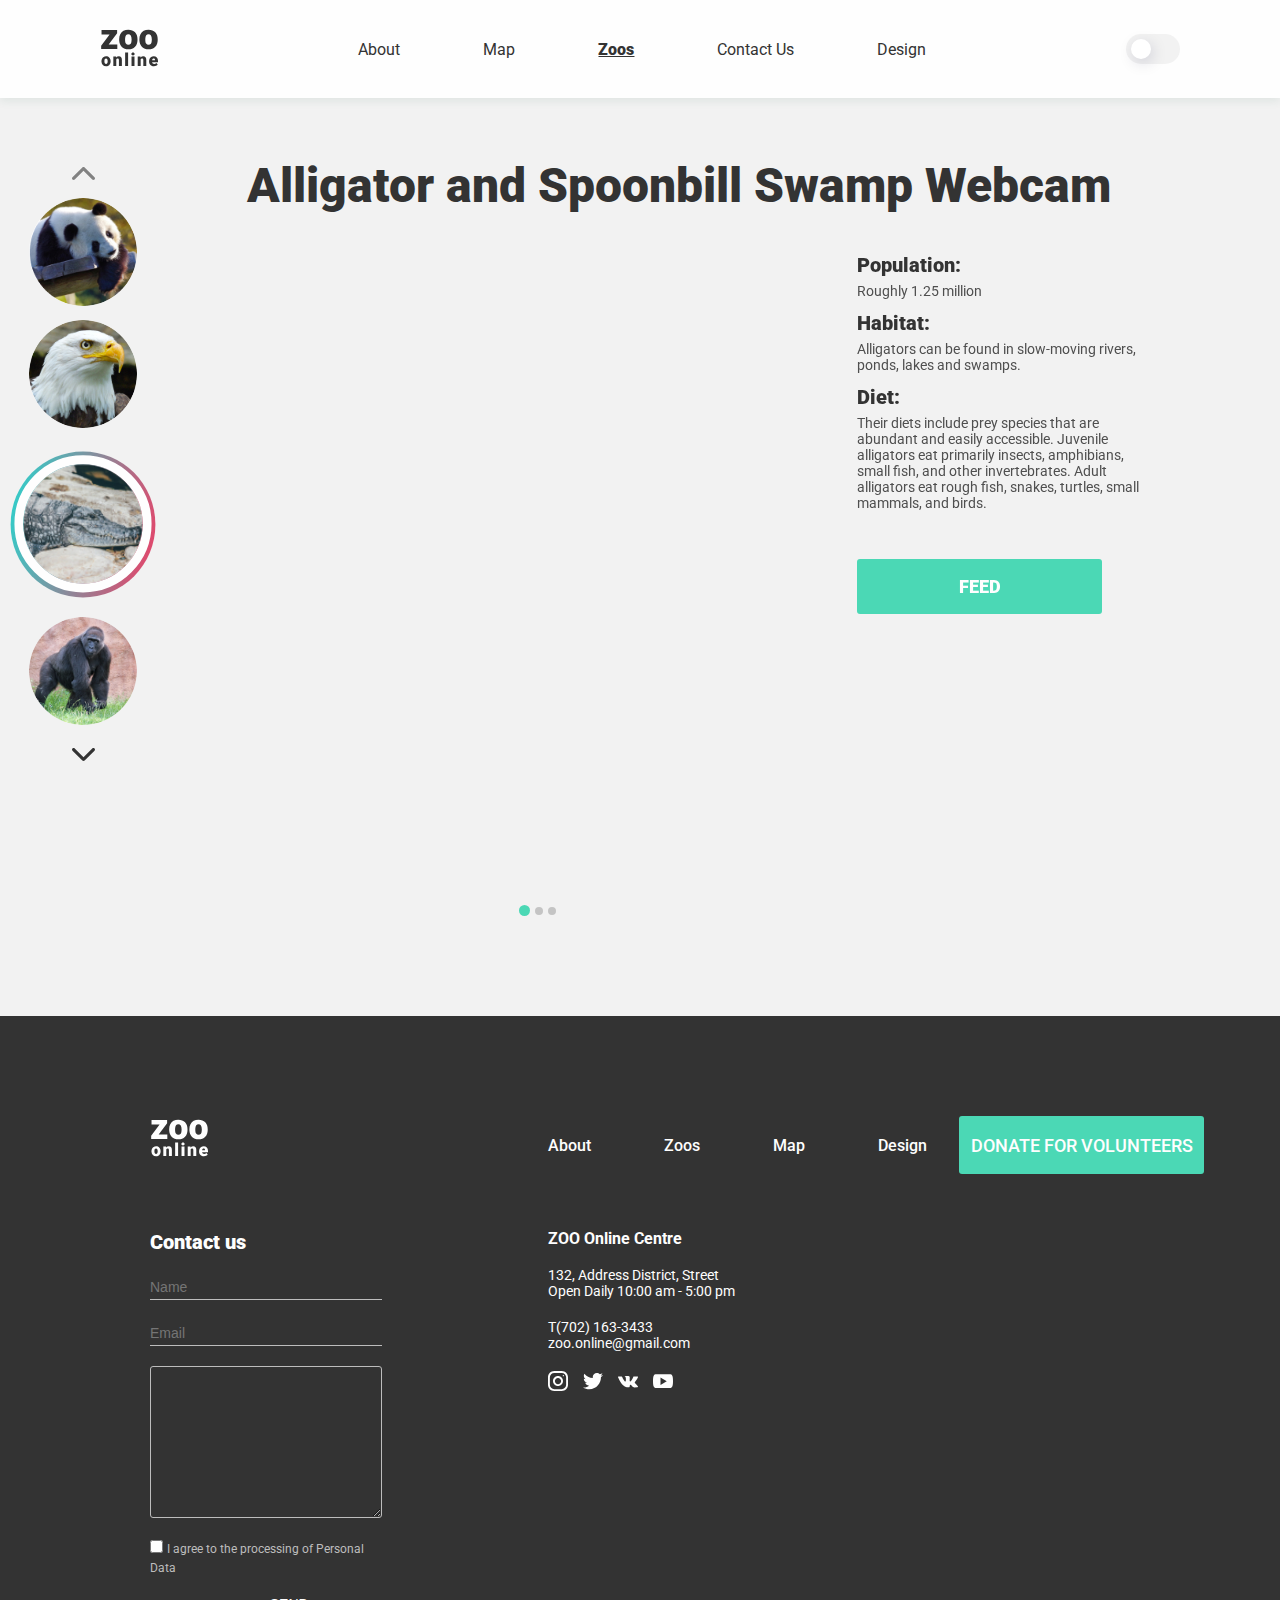
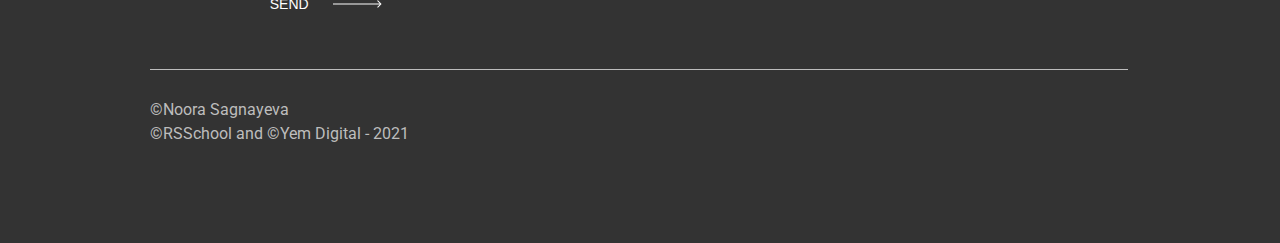
<file: pages/zoos-page/crocodile/crocodile.html>
<!DOCTYPE html>
<html lang="en">
  <head>
    <meta charset="UTF-8" />
    <meta http-equiv="X-UA-Compatible" content="IE=edge" />
    <meta name="viewport" content="width=device-width, initial-scale=1.0" />
    <link rel="preconnect" href="https://fonts.gstatic.com" />
    <link
      href="https://fonts.googleapis.com/css2?family=Roboto:wght@400;500;900&display=swap"
      rel="stylesheet"
    />
    <link rel="stylesheet" href="../pets.css" />
    <title>Online ZOO</title>
  </head>
  <body>
    <header class="header">
      <div class="header__contant">
        <h1 class="h1">Online ZOO</h1>
        <a href="../../main-page/index.html" class="logo">
          <img
            src="../../../assets/icons/Logo.svg"
            alt="Logo online ZOO"
            id="logo"
          />
        </a>
        <nav class="header__navigation">
          <ul class="navigation__list">
            <li class="navigation__item">
              <a href="../../main-page/index.html" class="navigation__link"
                >about</a
              >
            </li>
            <li class="navigation__item">
              <a href="../../map/map.html" class="navigation__link">map</a>
            </li>
            <li class="navigation__item">
              <a href="#" class="navigation__link navigation__link-active"
                >zoos</a
              >
            </li>
            <li class="navigation__item">
              <a href="#contact__us" class="navigation__link">contact us</a>
            </li>
            <li class="navigation__item">
              <a
                href="https://www.figma.com/file/HKt5Nlx0jghQtJp6jW9q8F/zooApp"
                class="navigation__link"
                >design</a
              >
            </li>
          </ul>
        </nav>
        <div class="header__switch">
          <div class="switch__btn"></div>
        </div>
        <div class="hamburger">
          <div class="line first-line"></div>
          <div class="line second-line"></div>
          <div class="line third-line"></div>
        </div>
      </div>
    </header>
    <main class="live">
      <aside class="menu">
        <button class="menu__arrow menu__arrow-up"></button>
        <a href="../panda/panda.html" class="menu__item menu__item-panda">
          <img
            src="../../../assets/images/map-panda.jpg"
            alt="panda"
            class="menu__img menu__img-panda"
          />
        </a>
        <a href="../eagle/eagle.html" class="menu__item menu__item-eagle">
          <img
            src="../../../assets/images/live-eagle-avatar.jpg"
            alt="Eagle"
            class="menu__img menu__img-eagle"
          />
        </a>
        <a href="" class="menu__item menu__item-crocodile menu__item-active">
          <img
            src="../../../assets/images/live-crocodile-avatar.jpg"
            alt="crocodile"
            class="menu__img menu__img-crocodile menu__img-active"
          />
        </a>
        <a href="../monkey/monkey.html" class="menu__item menu__item-monkey">
          <img
            src="../../../assets/images/map-monkey.jpg"
            alt="monkey"
            class="menu__img menu__img-monkey"
          />
        </a>
        <button class="menu__arrow menu__arrow-down"></button>
      </aside>
      <div class="wrapper wrapper__live">
        <div class="live__content">
          <h2 class="live__title">Alligator and Spoonbill Swamp Webcam</h2>
          <div class="live__stream">
            <div class="live__start-screen">
              <iframe
                src="https://www.youtube.com/embed/EnxRJii_dp8"
                width="100%"
                title="YouTube video player"
                frameborder="0"
                allow="accelerometer; autoplay; clipboard-write; encrypted-media; gyroscope; picture-in-picture"
                allowfullscreen
                class="live__large-screen"
              ></iframe>
            </div>
            <div class="live__start-screen-bot">
              <iframe
                src="https://www.youtube.com/embed/EnxRJii_dp8"
                width="100%"
                title="YouTube video player"
                frameborder="0"
                allow="accelerometer; autoplay; clipboard-write; encrypted-media; gyroscope; picture-in-picture"
                allowfullscreen
                class="live__start-screen live__start-screen-small"
              ></iframe>
            </div>
            <div class="live__start-screen-bot">
              <iframe
                src="https://www.youtube.com/embed/EnxRJii_dp8"
                width="100%"
                title="YouTube video player"
                frameborder="0"
                allow="accelerometer; autoplay; clipboard-write; encrypted-media; gyroscope; picture-in-picture"
                allowfullscreen
                class="live__start-screen live__start-screen-small"
              ></iframe>
            </div>
            <div class="live__start-screen-bot">
              <iframe
                src="https://www.youtube.com/embed/EnxRJii_dp8"
                width="100%"
                title="YouTube video player"
                frameborder="0"
                allow="accelerometer; autoplay; clipboard-write; encrypted-media; gyroscope; picture-in-picture"
                allowfullscreen
                class="live__start-screen live__start-screen-small"
              ></iframe>
            </div>
            <div class="live__pagination">
              <div class="pagination__round pagination__round-active"></div>
              <div class="pagination__round"></div>
              <div class="pagination__round"></div>
            </div>
          </div>
          <div class="live__inf">
            <div class="live__inf__block">
              <h3 class="live__inf__title">Population:</h3>
              <p class="live__inf__text">Roughly 1.25 million</p>
            </div>
            <div class="live__inf__block">
              <h3 class="live__inf__title">Habitat:</h3>
              <p class="live__inf__text">
                Alligators can be found in slow-moving rivers, ponds, lakes and
                swamps.
              </p>
            </div>
            <div class="live__inf__block">
              <h3 class="live__inf__title">Diet:</h3>
              <p class="live__inf__text">
                Their diets include prey species that are abundant and easily
                accessible. Juvenile alligators eat primarily insects,
                amphibians, small fish, and other invertebrates. Adult
                alligators eat rough fish, snakes, turtles, small mammals, and
                birds.
              </p>
            </div>
            <button class="btn live__btn">feed</button>
          </div>
        </div>
      </div>
    </main>
    <footer class="footer">
      <div class="footer__content">
        <div class="footer__logo">
          <a href="../../main-page/index.html" class="logo__link">
            <img src="../../../assets/icons/Logo-light.svg" alt="footer logo" />
          </a>
        </div>
        <nav class="footer__nav">
          <ul class="footer__nav__list">
            <li class="footer__nav__item">
              <a href="" class="footer__nav__link">About</a>
            </li>
            <li class="footer__nav__item">
              <a href="" class="footer__nav__link">Zoos</a>
            </li>
            <li class="footer__nav__item">
              <a href="../map/map.html" class="footer__nav__link">Map</a>
            </li>
            <li class="footer__nav__item">
              <a
                href="https://www.figma.com/file/HKt5Nlx0jghQtJp6jW9q8F/zooApp"
                class="footer__nav__link"
                >Design</a
              >
            </li>
          </ul>
        </nav>
        <button class="btn footer__btn">donate for volunteers</button>
        <form action="" class="footer__contact-us" id="contact__us">
          <label for="" class="contact-us__title">Contact us</label>
          <input
            type="text"
            placeholder="Name"
            class="contact-us__text contact-us__name"
          />
          <input
            type="email"
            placeholder="Email"
            class="contact-us__text contact-us__email"
          />
          <textarea
            cols="30"
            rows="10"
            class="contact-us__msg"
            placeholder="Please enter your message"
          >
          </textarea>
          <div>
            <input
              type="checkbox"
              id="contact-us__checkbox"
              class="contact-us__checkbox"
            />
            <label for="contact-us__checkbox" class="checkbox__label">
              I agree to the processing of Personal Data
            </label>
          </div>

          <button class="contact-us__btn">
            send
            <img src="../../../assets/icons/footer-arrow.svg" alt="" />
          </button>
        </form>
        <div class="footer__about">
          <h3 class="footer__about__title">ZOO Online Centre</h3>
          <div>
            <a href="" class="footer__link footer__about__adress"
              >132, Address District, Street</a
            >
            <p class="footer__about__work-time">
              Open Daily 10:00 am - 5:00 pm
            </p>
          </div>
          <div class="contacts">
            <a href="tel:7021633433" class="footer__link footer__about__tel"
              >T(702) 163-3433</a
            >
            <a
              href="mailto:zoo.online@gmail.com"
              class="footer__link footer__about__mail"
              >zoo.online@gmail.com</a
            >
          </div>
          <div class="footer__social">
            <a href="https://www.instagram.com/" class="footer__social__link">
              <img
                src="../../../assets/icons/icon-Instagram.svg"
                alt=""
                class="footer__social__icon"
              />
            </a>
            <a href="https://www.twitter.com/" class="footer__social__link">
              <img
                src="../../../assets/icons/icon-twitter.svg"
                alt=""
                class="footer__social__icon"
              />
            </a>
            <a href="https://www.vk.com/" class="footer__social__link">
              <img
                src="../../../assets/icons/icon-vk.svg"
                alt=""
                class="footer__social__icon"
              />
            </a>
            <a href="https://www.youtube.com/" class="footer__social__link">
              <img
                src="../../../assets/icons/icon-youtube.svg"
                alt=""
                class="footer__social__icon"
              />
            </a>
          </div>
        </div>
        <div class="footer__copyright">
          <p class="footer__copyright__text">©Noora Sagnayeva</p>
          <p class="footer__copyright__text">
            ©RSSchool and ©Yem Digital - 2021
          </p>
        </div>
      </div>
    </footer>
    <script src="../dark-theme.js"></script>
  </body>
</html>
</file>
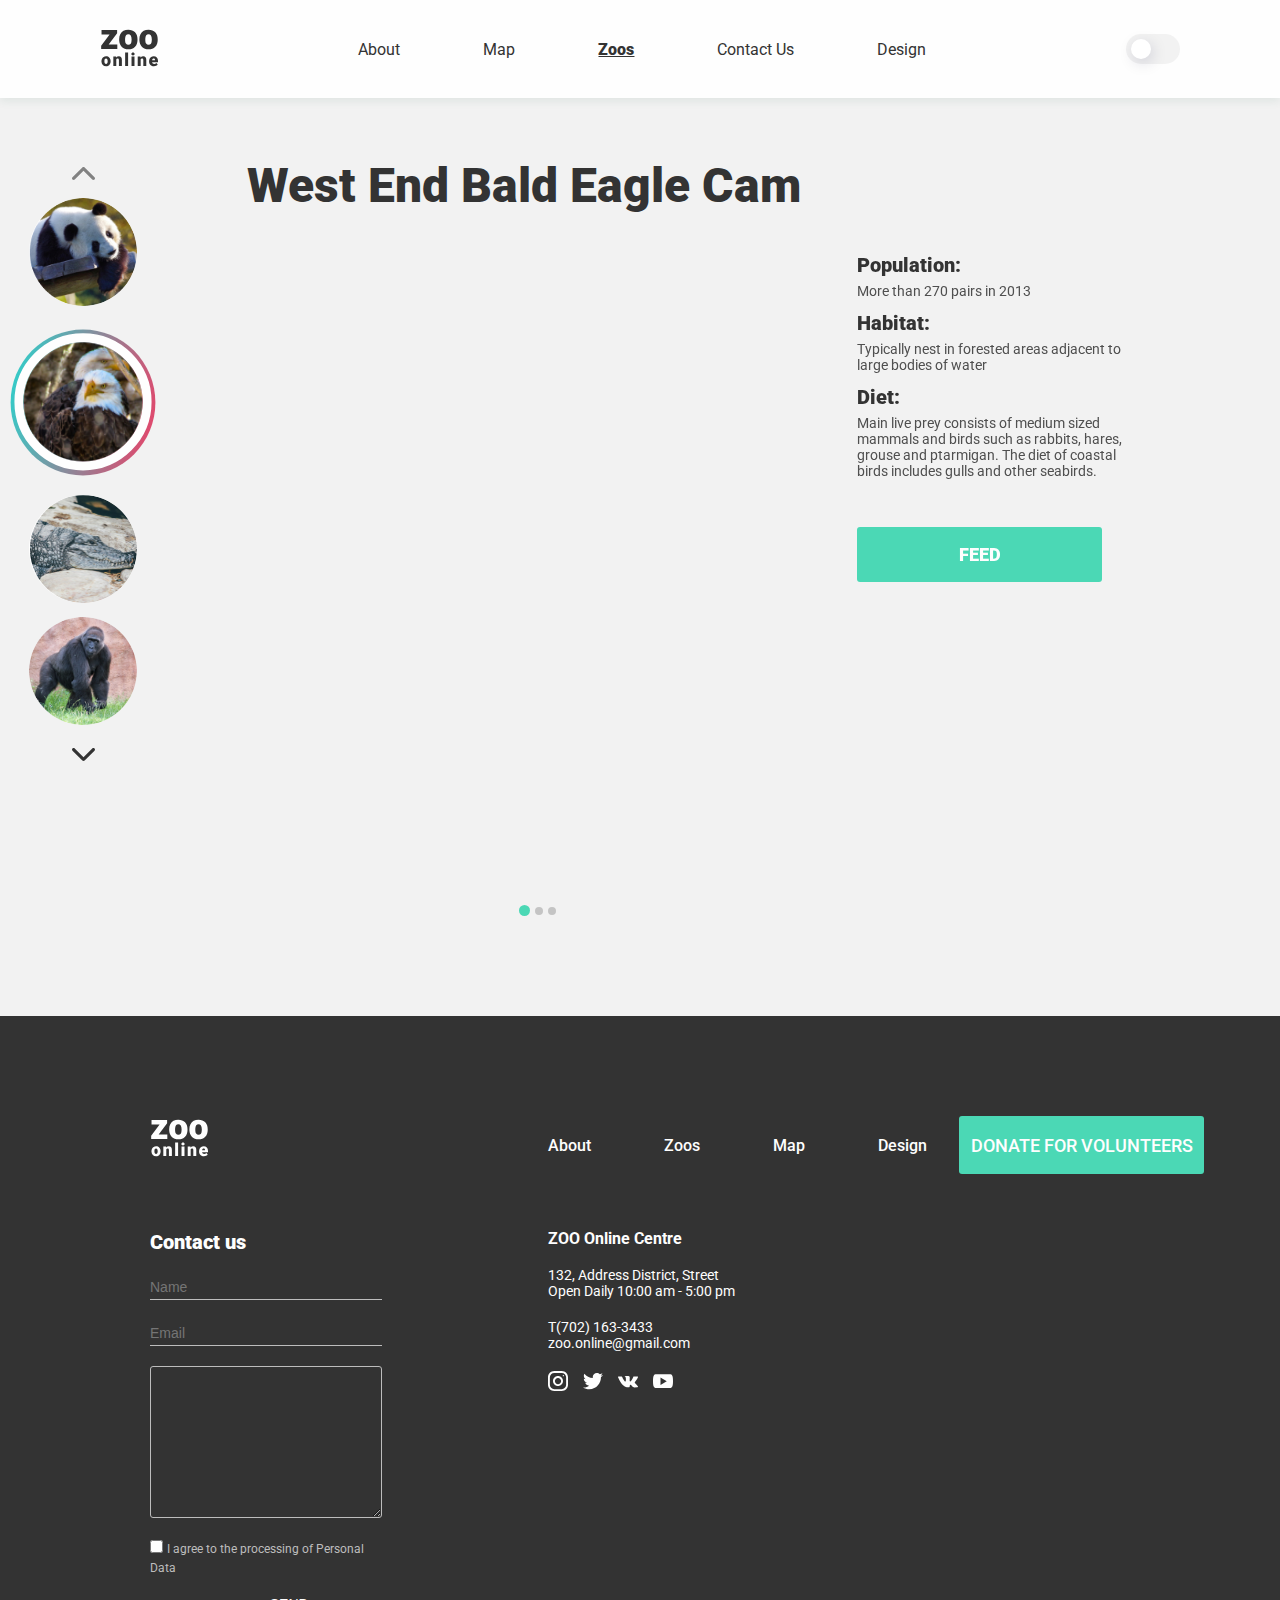
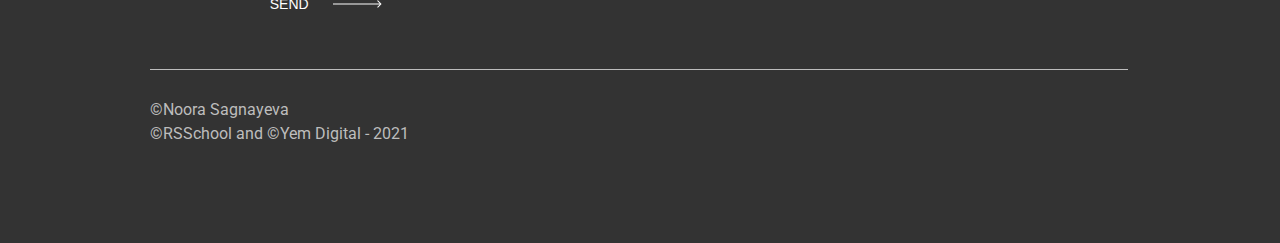
<file: pages/zoos-page/eagle/eagle.html>
<!DOCTYPE html>
<html lang="en">
  <head>
    <meta charset="UTF-8" />
    <meta http-equiv="X-UA-Compatible" content="IE=edge" />
    <meta name="viewport" content="width=device-width, initial-scale=1.0" />
    <link rel="preconnect" href="https://fonts.gstatic.com" />
    <link
      href="https://fonts.googleapis.com/css2?family=Roboto:wght@400;500;900&display=swap"
      rel="stylesheet"
    />
    <link rel="stylesheet" href="../pets.css" />
    <title>Online ZOO</title>
  </head>
  <body>
    <header class="header">
      <div class="header__contant">
        <h1 class="h1">Online ZOO</h1>

        <a href="../../main-page/index.html" class="logo">
          <img
            src="../../../assets/icons/Logo.svg"
            alt="Logo online ZOO"
            id="logo"
          />
        </a>
        <nav class="header__navigation">
          <ul class="navigation__list">
            <li class="navigation__item">
              <a href="../../main-page/index.html" class="navigation__link"
                >about</a
              >
            </li>
            <li class="navigation__item">
              <a href="../../map/map.html" class="navigation__link">map</a>
            </li>
            <li class="navigation__item">
              <a href="#" class="navigation__link navigation__link-active"
                >zoos</a
              >
            </li>
            <li class="navigation__item">
              <a href="#contact__us" class="navigation__link">contact us</a>
            </li>
            <li class="navigation__item">
              <a
                href="https://www.figma.com/file/HKt5Nlx0jghQtJp6jW9q8F/zooApp"
                class="navigation__link"
                >design</a
              >
            </li>
          </ul>
        </nav>
        <div class="header__switch">
          <div class="switch__btn"></div>
        </div>
        <div class="hamburger">
          <div class="line first-line"></div>
          <div class="line second-line"></div>
          <div class="line third-line"></div>
        </div>
      </div>
    </header>
    <main class="live">
      <aside class="menu">
        <button class="menu__arrow menu__arrow-up"></button>
        <a href="../panda/panda.html" class="menu__item menu__item-panda">
          <img
            src="../../../assets/images/map-panda.jpg"
            alt="panda"
            class="menu__img menu__img-panda"
          />
        </a>
        <a href="" class="menu__item menu__item-eagle menu__item-active">
          <img
            src="../../../assets/images/map-eagle.jpg"
            alt="Eagle"
            class="menu__img menu__img-eagle menu__img-active"
          />
        </a>
        <a
          href="../crocodile/crocodile.html"
          class="menu__item menu__item-crocodile"
        >
          <img
            src="../../../assets/images/map-crocodile.jpg"
            alt="crocodile"
            class="menu__img menu__img-crocodile"
          />
        </a>
        <a href="../monkey/monkey.html" class="menu__item menu__item-monkey">
          <img
            src="../../../assets/images/map-monkey.jpg"
            alt="monkey"
            class="menu__img menu__img-monkey"
          />
        </a>
        <button class="menu__arrow menu__arrow-down"></button>
      </aside>
      <div class="wrapper wrapper__live">
        <div class="live__content">
          <h2 class="live__title">West End Bald Eagle Cam</h2>
          <div class="live__stream">
            <div class="live__start-screen">
              <iframe
                src="https://www.youtube.com/embed/RmmAzrAkKqI"
                width="100%"
                title="YouTube video player"
                frameborder="0"
                allow="accelerometer; autoplay; clipboard-write; encrypted-media; gyroscope; picture-in-picture"
                allowfullscreen
                class="live__large-screen"
              ></iframe>
            </div>
            <div class="live__start-screen-bot">
              <iframe
                src="https://www.youtube.com/embed/RmmAzrAkKqI"
                width="100%"
                title="YouTube video player"
                frameborder="0"
                allow="accelerometer; autoplay; clipboard-write; encrypted-media; gyroscope; picture-in-picture"
                allowfullscreen
                class="live__start-screen live__start-screen-small"
              ></iframe>
            </div>
            <div class="live__start-screen-bot">
              <iframe
                src="https://www.youtube.com/embed/RmmAzrAkKqI"
                width="100%"
                title="YouTube video player"
                frameborder="0"
                allow="accelerometer; autoplay; clipboard-write; encrypted-media; gyroscope; picture-in-picture"
                allowfullscreen
                class="live__start-screen live__start-screen-small"
              ></iframe>
            </div>
            <div class="live__start-screen-bot">
              <iframe
                src="https://www.youtube.com/embed/RmmAzrAkKqI"
                width="100%"
                title="YouTube video player"
                frameborder="0"
                allow="accelerometer; autoplay; clipboard-write; encrypted-media; gyroscope; picture-in-picture"
                allowfullscreen
                class="live__start-screen live__start-screen-small"
              ></iframe>
            </div>
            <div class="live__pagination">
              <div class="pagination__round pagination__round-active"></div>
              <div class="pagination__round"></div>
              <div class="pagination__round"></div>
            </div>
          </div>
          <div class="live__inf">
            <div class="live__inf__block">
              <h3 class="live__inf__title">Population:</h3>
              <p class="live__inf__text">More than 270 pairs in 2013</p>
            </div>
            <div class="live__inf__block">
              <h3 class="live__inf__title">Habitat:</h3>
              <p class="live__inf__text">
                Typically nest in forested areas adjacent to large bodies of
                water
              </p>
            </div>
            <div class="live__inf__block">
              <h3 class="live__inf__title">Diet:</h3>
              <p class="live__inf__text">
                Main live prey consists of medium sized mammals and birds such
                as rabbits, hares, grouse and ptarmigan. The diet of coastal
                birds includes gulls and other seabirds.
              </p>
            </div>
            <button class="btn live__btn">feed</button>
          </div>
        </div>
      </div>
    </main>
    <footer class="footer">
      <div class="footer__content">
        <div class="footer__logo">
          <a href="../../main-page/index.html" class="logo__link">
            <img src="../../../assets/icons/Logo-light.svg" alt="footer logo" />
          </a>
        </div>
        <nav class="footer__nav">
          <ul class="footer__nav__list">
            <li class="footer__nav__item">
              <a href="../../main-page/index.html" class="footer__nav__link"
                >About</a
              >
            </li>
            <li class="footer__nav__item">
              <a href="#" class="footer__nav__link">Zoos</a>
            </li>
            <li class="footer__nav__item">
              <a href="../map/map.html" class="footer__nav__link">Map</a>
            </li>
            <li class="footer__nav__item">
              <a
                href="https://www.figma.com/file/HKt5Nlx0jghQtJp6jW9q8F/zooApp"
                class="footer__nav__link"
                >Design</a
              >
            </li>
          </ul>
        </nav>
        <button class="btn footer__btn">donate for volunteers</button>
        <form action="" class="footer__contact-us" id="contact__us">
          <label for="" class="contact-us__title">Contact us</label>
          <input
            type="text"
            placeholder="Name"
            class="contact-us__text contact-us__name"
          />
          <input
            type="email"
            placeholder="Email"
            class="contact-us__text contact-us__email"
          />
          <textarea
            cols="30"
            rows="10"
            class="contact-us__msg"
            placeholder="Please enter your message"
          >
          </textarea>
          <div>
            <input
              type="checkbox"
              id="contact-us__checkbox"
              class="contact-us__checkbox"
            />
            <label for="contact-us__checkbox" class="checkbox__label">
              I agree to the processing of Personal Data
            </label>
          </div>

          <button class="contact-us__btn">
            send
            <img src="../../../assets/icons/footer-arrow.svg" alt="" />
          </button>
        </form>
        <div class="footer__about">
          <h3 class="footer__about__title">ZOO Online Centre</h3>
          <div>
            <a href="" class="footer__link footer__about__adress"
              >132, Address District, Street</a
            >
            <p class="footer__about__work-time">
              Open Daily 10:00 am - 5:00 pm
            </p>
          </div>
          <div class="contacts">
            <a href="tel:7021633433" class="footer__link footer__about__tel"
              >T(702) 163-3433</a
            >
            <a
              href="mailto:zoo.online@gmail.com"
              class="footer__link footer__about__mail"
              >zoo.online@gmail.com</a
            >
          </div>
          <div class="footer__social">
            <a href="https://www.instagram.com/" class="footer__social__link">
              <img
                src="../../../assets/icons/icon-Instagram.svg"
                alt=""
                class="footer__social__icon"
              />
            </a>
            <a href="https://www.twitter.com/" class="footer__social__link">
              <img
                src="../../../assets/icons/icon-twitter.svg"
                alt=""
                class="footer__social__icon"
              />
            </a>
            <a href="https://www.vk.com/" class="footer__social__link">
              <img
                src="../../../assets/icons/icon-vk.svg"
                alt=""
                class="footer__social__icon"
              />
            </a>
            <a href="https://www.youtube.com/" class="footer__social__link">
              <img
                src="../../../assets/icons/icon-youtube.svg"
                alt=""
                class="footer__social__icon"
              />
            </a>
          </div>
        </div>
        <div class="footer__copyright">
          <p class="footer__copyright__text">©Noora Sagnayeva</p>
          <p class="footer__copyright__text">
            ©RSSchool and ©Yem Digital - 2021
          </p>
        </div>
      </div>
    </footer>
    <script src="../dark-theme.js"></script>
  </body>
</html>
</file>
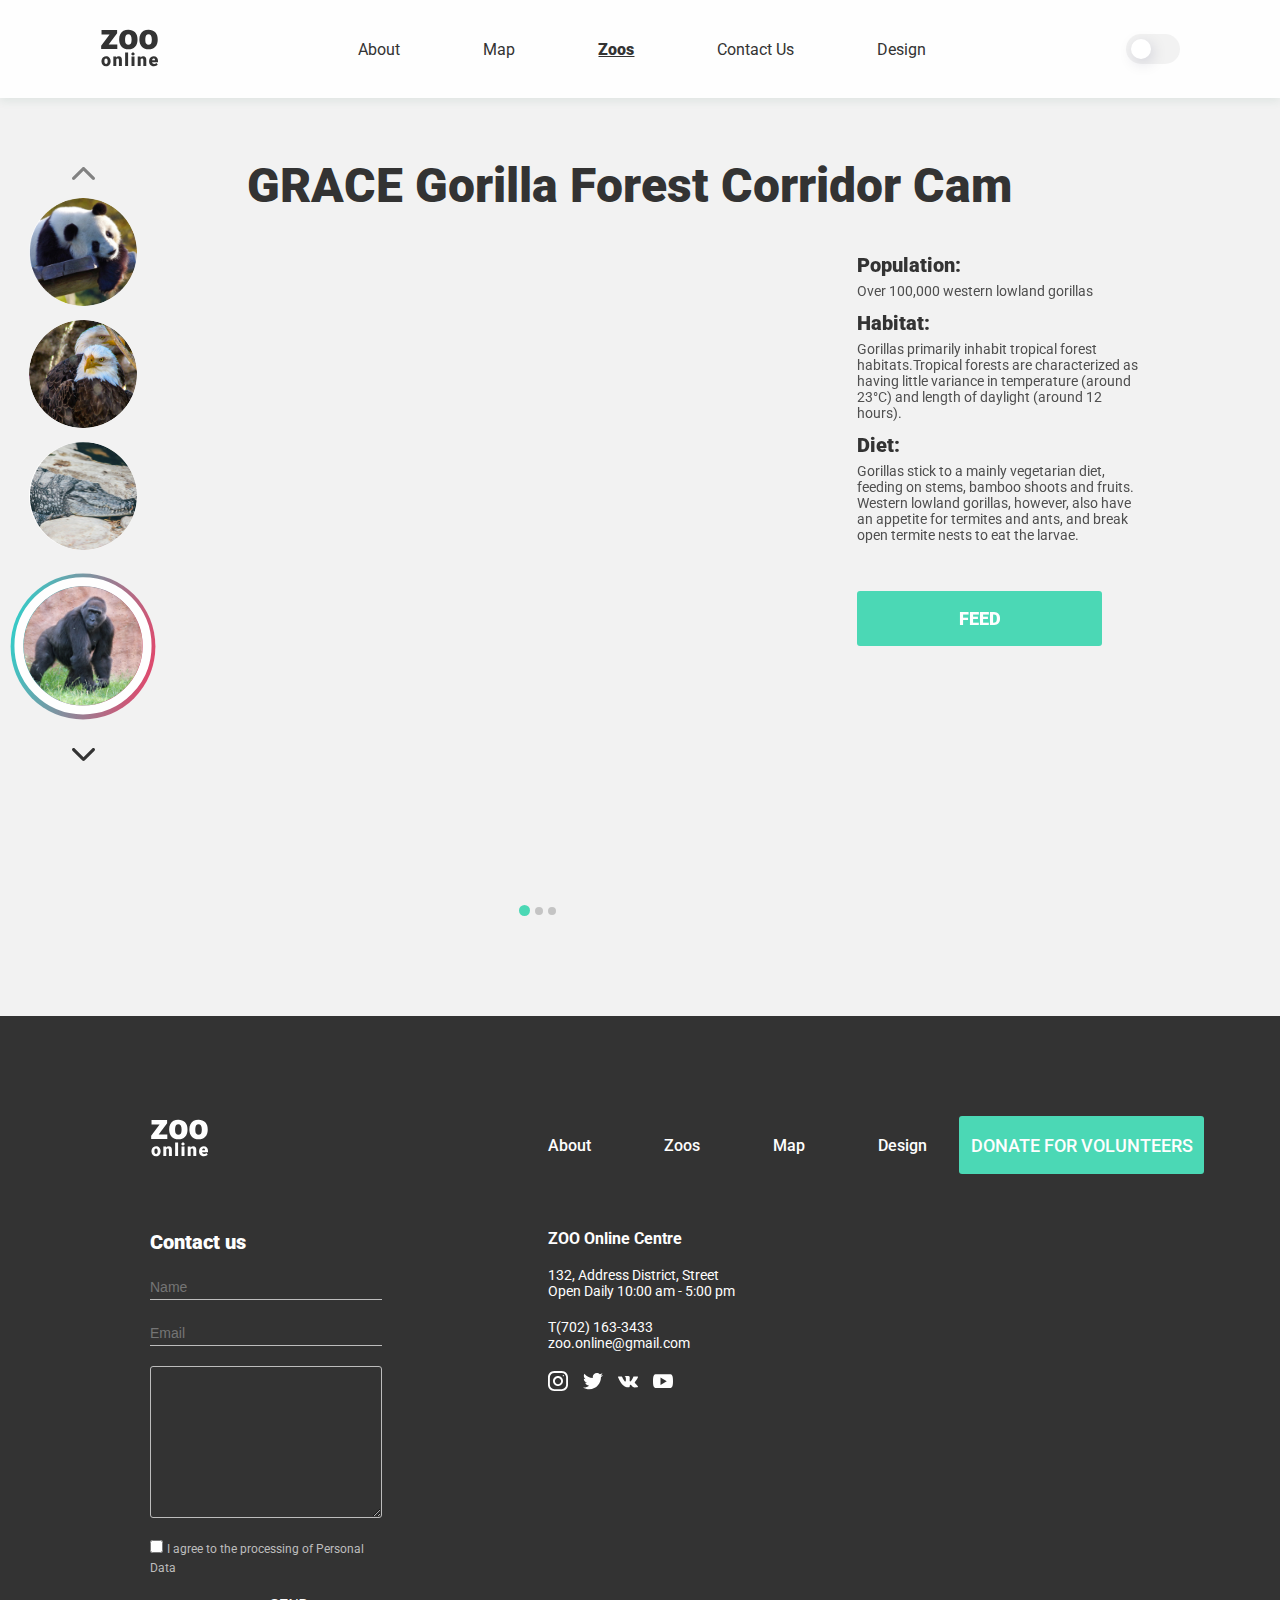
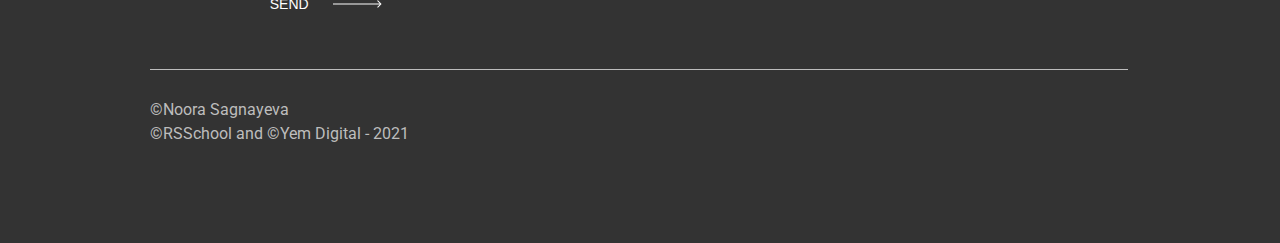
<file: pages/zoos-page/monkey/monkey.html>
<!DOCTYPE html>
<html lang="en">
  <head>
    <meta charset="UTF-8" />
    <meta http-equiv="X-UA-Compatible" content="IE=edge" />
    <meta name="viewport" content="width=device-width, initial-scale=1.0" />
    <link rel="preconnect" href="https://fonts.gstatic.com" />
    <link
      href="https://fonts.googleapis.com/css2?family=Roboto:wght@400;500;900&display=swap"
      rel="stylesheet"
    />
    <link rel="stylesheet" href="../pets.css" />
    <title>Monkey</title>
  </head>
  <body>
    <header class="header">
      <div class="header__contant">
        <h1 class="h1">Online ZOO</h1>
        <a href="../../main-page/index.html" class="logo">
          <img
            src="../../../assets/icons/Logo.svg"
            alt="Logo online ZOO"
            id="logo"
          />
        </a>
        <nav class="header__navigation">
          <ul class="navigation__list">
            <li class="navigation__item">
              <a href="../../main-page/index.html" class="navigation__link"
                >about</a
              >
            </li>
            <li class="navigation__item">
              <a href="../../map/map.html" class="navigation__link">map</a>
            </li>
            <li class="navigation__item">
              <a href="#" class="navigation__link navigation__link-active"
                >zoos</a
              >
            </li>
            <li class="navigation__item">
              <a href="#contact__us" class="navigation__link">contact us</a>
            </li>
            <li class="navigation__item">
              <a
                href="https://www.figma.com/file/HKt5Nlx0jghQtJp6jW9q8F/zooApp"
                class="navigation__link"
                >design</a
              >
            </li>
          </ul>
        </nav>
        <div class="header__switch">
          <div class="switch__btn"></div>
        </div>
        <div class="hamburger">
          <div class="line first-line"></div>
          <div class="line second-line"></div>
          <div class="line third-line"></div>
        </div>
      </div>
    </header>
    <main class="live">
      <aside class="menu">
        <button class="menu__arrow menu__arrow-up"></button>
        <a href="../panda/panda.html" class="menu__item menu__item-panda">
          <img
            src="../../../assets/images/map-panda.jpg"
            alt="panda"
            class="menu__img menu__img-panda"
          />
        </a>
        <a href="../eagle/eagle.html" class="menu__item menu__item-eagle">
          <img
            src="../../../assets/images/map-eagle.jpg"
            alt="Eagle"
            class="menu__img menu__img-eagle"
          />
        </a>
        <a
          href="../crocodile/crocodile.html"
          class="menu__item menu__item-crocodile"
        >
          <img
            src="../../../assets/images/map-crocodile.jpg"
            alt="crocodile"
            class="menu__img menu__img-crocodile"
          />
        </a>
        <a href="" class="menu__item menu__item-monkey menu__item-active">
          <img
            src="../../../assets/images/map-monkey.jpg"
            alt="monkey"
            class="menu__img menu__img-monkey menu__img-active"
          />
        </a>
        <button class="menu__arrow menu__arrow-down"></button>
      </aside>
      <div class="wrapper wrapper__live">
        <div class="live__content">
          <h2 class="live__title">GRACE Gorilla Forest Corridor Cam</h2>
          <div class="live__stream">
            <div class="live__start-screen">
              <iframe
                src="https://www.youtube.com/embed/rgXWDk7rh4w"
                width="100%"
                title="YouTube video player"
                frameborder="0"
                allow="accelerometer; autoplay; clipboard-write; encrypted-media; gyroscope; picture-in-picture"
                allowfullscreen
                class="live__large-screen"
              ></iframe>
            </div>
            <div class="live__start-screen-bot">
              <iframe
                src="https://www.youtube.com/embed/rgXWDk7rh4w"
                width="100%"
                title="YouTube video player"
                frameborder="0"
                allow="accelerometer; autoplay; clipboard-write; encrypted-media; gyroscope; picture-in-picture"
                allowfullscreen
                class="live__start-screen live__start-screen-small"
              ></iframe>
            </div>
            <div class="live__start-screen-bot">
              <iframe
                src="https://www.youtube.com/embed/rgXWDk7rh4w"
                width="100%"
                title="YouTube video player"
                frameborder="0"
                allow="accelerometer; autoplay; clipboard-write; encrypted-media; gyroscope; picture-in-picture"
                allowfullscreen
                class="live__start-screen live__start-screen-small"
              ></iframe>
            </div>
            <div class="live__start-screen-bot">
              <iframe
                src="https://www.youtube.com/embed/rgXWDk7rh4w"
                width="100%"
                title="YouTube video player"
                frameborder="0"
                allow="accelerometer; autoplay; clipboard-write; encrypted-media; gyroscope; picture-in-picture"
                allowfullscreen
                class="live__start-screen live__start-screen-small"
              ></iframe>
            </div>
            <div class="live__pagination">
              <div class="pagination__round pagination__round-active"></div>
              <div class="pagination__round"></div>
              <div class="pagination__round"></div>
            </div>
          </div>
          <div class="live__inf">
            <div class="live__inf__block">
              <h3 class="live__inf__title">Population:</h3>
              <p class="live__inf__text">
                Over 100,000 western lowland gorillas
              </p>
            </div>
            <div class="live__inf__block">
              <h3 class="live__inf__title">Habitat:</h3>
              <p class="live__inf__text">
                Gorillas primarily inhabit tropical forest habitats.Tropical
                forests are characterized as having little variance in
                temperature (around 23°C) and length of daylight (around 12
                hours).
              </p>
            </div>
            <div class="live__inf__block">
              <h3 class="live__inf__title">Diet:</h3>
              <p class="live__inf__text">
                Gorillas stick to a mainly vegetarian diet, feeding on stems,
                bamboo shoots and fruits. Western lowland gorillas, however,
                also have an appetite for termites and ants, and break open
                termite nests to eat the larvae.
              </p>
            </div>
            <button class="btn live__btn">feed</button>
          </div>
        </div>
      </div>
    </main>
    <footer class="footer">
      <div class="footer__content">
        <div class="footer__logo">
          <a href="../../main-page/index.html" class="logo__link">
            <img src="../../../assets/icons/Logo-light.svg" alt="footer logo" />
          </a>
        </div>
        <nav class="footer__nav">
          <ul class="footer__nav__list">
            <li class="footer__nav__item">
              <a href="../../main-page/index.html" class="footer__nav__link"
                >About</a
              >
            </li>
            <li class="footer__nav__item">
              <a href="#" class="footer__nav__link">Zoos</a>
            </li>
            <li class="footer__nav__item">
              <a href="../map/map.html" class="footer__nav__link">Map</a>
            </li>
            <li class="footer__nav__item">
              <a
                href="https://www.figma.com/file/HKt5Nlx0jghQtJp6jW9q8F/zooApp"
                class="footer__nav__link"
                >Design</a
              >
            </li>
          </ul>
        </nav>
        <button class="btn footer__btn">donate for volunteers</button>
        <form action="" class="footer__contact-us" id="contact__us">
          <label for="" class="contact-us__title">Contact us</label>
          <input
            type="text"
            placeholder="Name"
            class="contact-us__text contact-us__name"
          />
          <input
            type="email"
            placeholder="Email"
            class="contact-us__text contact-us__email"
          />
          <textarea
            cols="30"
            rows="10"
            class="contact-us__msg"
            placeholder="Please enter your message"
          >
          </textarea>
          <div>
            <input
              type="checkbox"
              id="contact-us__checkbox"
              class="contact-us__checkbox"
            />
            <label for="contact-us__checkbox" class="checkbox__label">
              I agree to the processing of Personal Data
            </label>
          </div>

          <button class="contact-us__btn">
            send
            <img src="../../../assets/icons/footer-arrow.svg" alt="" />
          </button>
        </form>
        <div class="footer__about">
          <h3 class="footer__about__title">ZOO Online Centre</h3>
          <div>
            <a href="" class="footer__link footer__about__adress"
              >132, Address District, Street</a
            >
            <p class="footer__about__work-time">
              Open Daily 10:00 am - 5:00 pm
            </p>
          </div>
          <div class="contacts">
            <a href="tel:7021633433" class="footer__link footer__about__tel"
              >T(702) 163-3433</a
            >
            <a
              href="mailto:zoo.online@gmail.com"
              class="footer__link footer__about__mail"
              >zoo.online@gmail.com</a
            >
          </div>
          <div class="footer__social">
            <a href="" class="footer__social__link">
              <img
                src="../../../assets/icons/icon-Instagram.svg"
                alt=""
                class="footer__social__icon"
              />
            </a>
            <a href="" class="footer__social__link">
              <img
                src="../../../assets/icons/icon-twitter.svg"
                alt=""
                class="footer__social__icon"
              />
            </a>
            <a href="" class="footer__social__link">
              <img
                src="../../../assets/icons/icon-vk.svg"
                alt=""
                class="footer__social__icon"
              />
            </a>
            <a href="" class="footer__social__link">
              <img
                src="../../../assets/icons/icon-youtube.svg"
                alt=""
                class="footer__social__icon"
              />
            </a>
          </div>
        </div>
        <div class="footer__copyright">
          <p class="footer__copyright__text">©Noora Sagnayeva</p>
          <p class="footer__copyright__text">
            ©RSSchool and ©Yem Digital - 2021
          </p>
        </div>
      </div>
    </footer>
    <script src="../dark-theme.js"></script>
  </body>
</html>
</file>
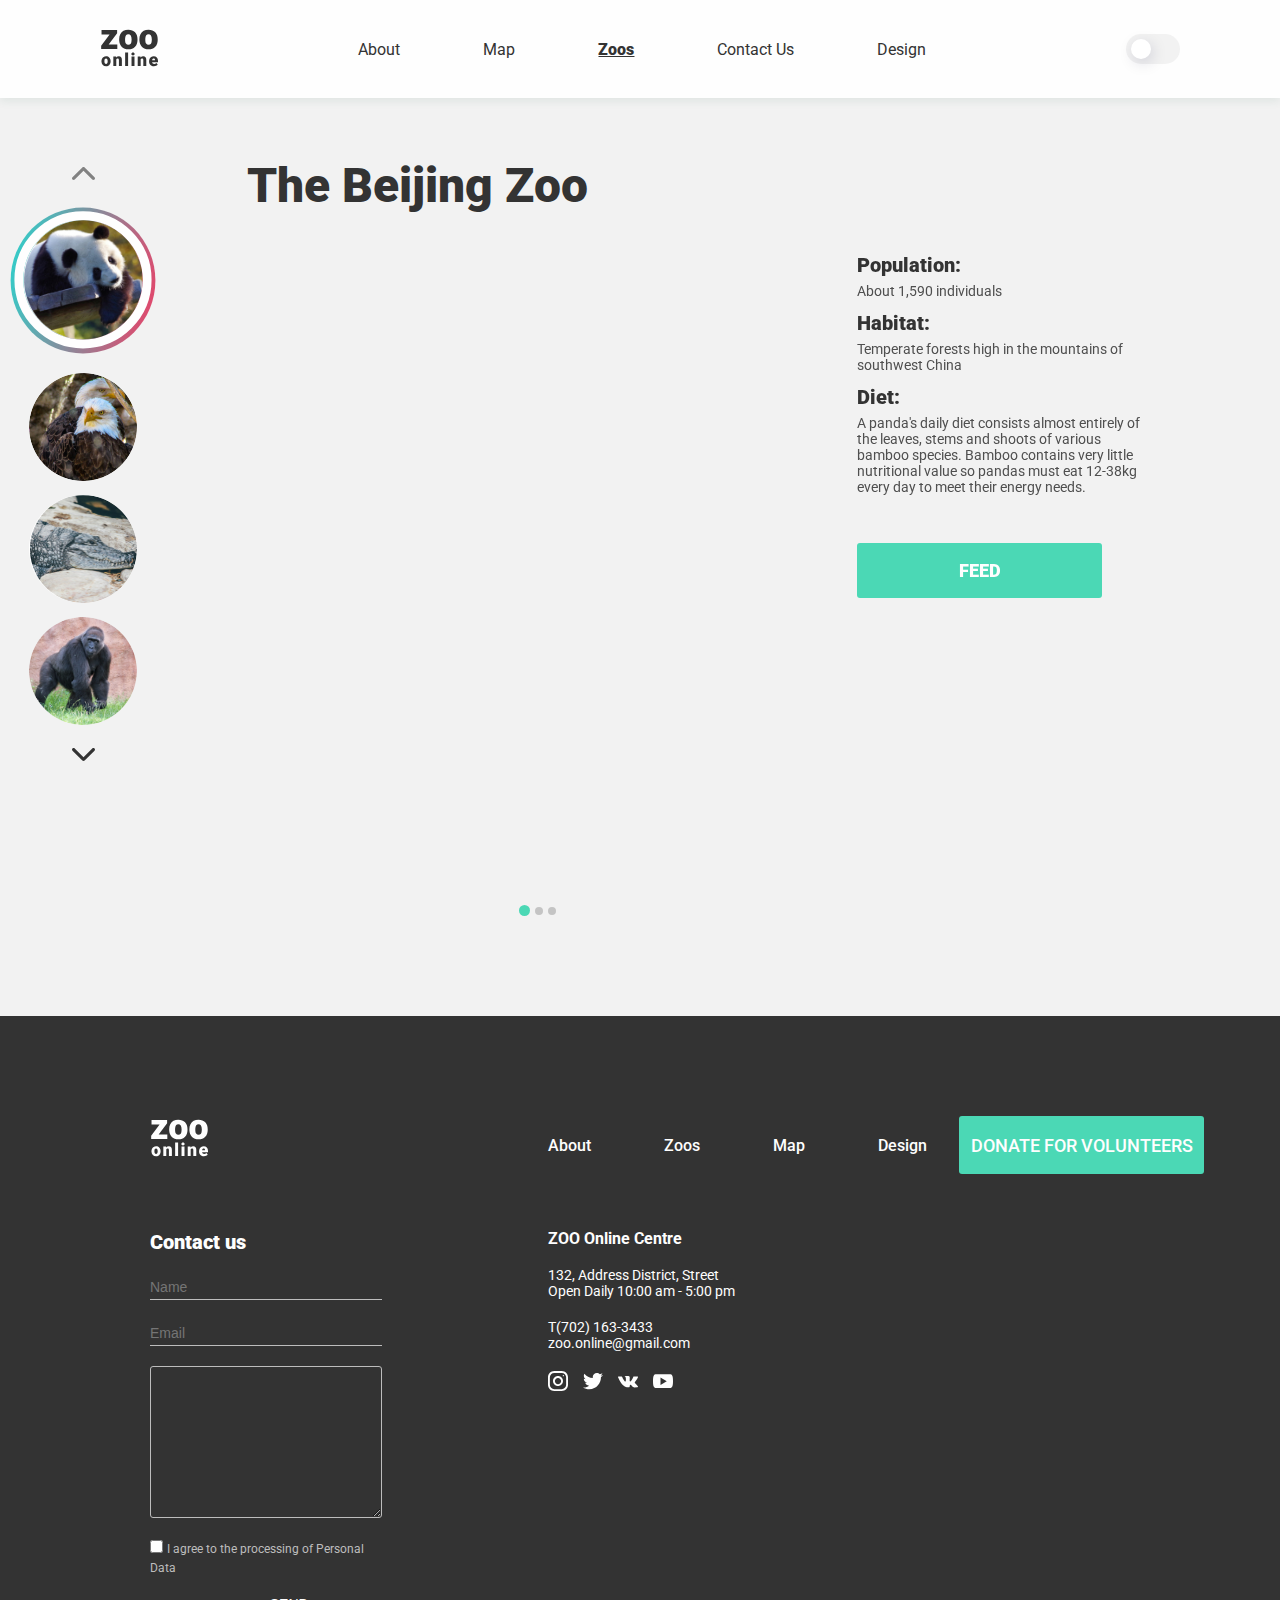
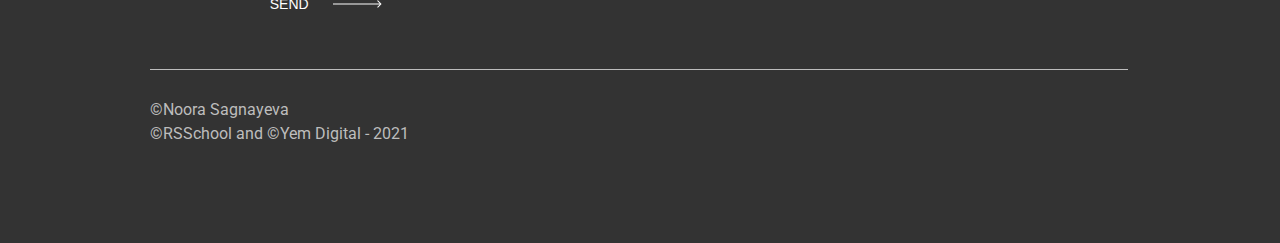
<file: pages/zoos-page/panda/panda.html>
<!DOCTYPE html>
<html lang="en">
  <head>
    <meta charset="UTF-8" />
    <meta http-equiv="X-UA-Compatible" content="IE=edge" />
    <meta name="viewport" content="width=device-width, initial-scale=1.0" />
    <link rel="preconnect" href="https://fonts.gstatic.com" />
    <link
      href="https://fonts.googleapis.com/css2?family=Roboto:wght@400;500;900&display=swap"
      rel="stylesheet"
    />
    <link rel="stylesheet" href="../pets.css" />
    <title>Panda</title>
  </head>
  <body>
    <header class="header">
      <div class="header__contant">
        <h1 class="h1">Online ZOO</h1>
        <a href="../../main-page/index.html" class="logo">
          <img
            src="../../../assets/icons/Logo.svg"
            alt="Logo online ZOO"
            id="logo"
          />
        </a>
        <nav class="header__navigation">
          <ul class="navigation__list">
            <li class="navigation__item">
              <a href="../../main-page/index.html" class="navigation__link"
                >about</a
              >
            </li>
            <li class="navigation__item">
              <a href="../../map/map.html" class="navigation__link">map</a>
            </li>
            <li class="navigation__item">
              <a href="#" class="navigation__link navigation__link-active"
                >zoos</a
              >
            </li>
            <li class="navigation__item">
              <a href="#contact__us" class="navigation__link">contact us</a>
            </li>
            <li class="navigation__item">
              <a
                href="https://www.figma.com/file/HKt5Nlx0jghQtJp6jW9q8F/zooApp"
                class="navigation__link"
                >design</a
              >
            </li>
          </ul>
        </nav>
        <div class="header__switch">
          <div class="switch__btn"></div>
        </div>
        <div class="hamburger">
          <div class="line first-line"></div>
          <div class="line second-line"></div>
          <div class="line third-line"></div>
        </div>
      </div>
    </header>
    <main class="live">
      <aside class="menu">
        <button class="menu__arrow menu__arrow-up"></button>
        <a href="" class="menu__item menu__item-panda menu__item-active">
          <img
            src="../../../assets/images/map-panda.jpg"
            alt="panda"
            class="menu__img menu__img-panda menu__img-active"
          />
        </a>
        <a href="../eagle/eagle.html" class="slider__item slider__item-eagle">
          <img
            src="../../../assets/images/map-eagle.jpg"
            alt="Eagle"
            class="menu__img slider__img-eagle"
          />
        </a>
        <a
          href="../crocodile/crocodile.html"
          class="slider__item slider__item-crocodile"
        >
          <img
            src="../../../assets/images/map-crocodile.jpg"
            alt="crocodile"
            class="menu__img slider__img-crocodile"
          />
        </a>
        <a
          href="../monkey/monkey.html"
          class="slider__item slider__item-monkey"
        >
          <img
            src="../../../assets/images/map-monkey.jpg"
            alt="monkey"
            class="menu__img slider__img-monkey"
          />
        </a>
        <button class="menu__arrow menu__arrow-down"></button>
      </aside>
      <div class="wrapper wrapper__live">
        <div class="live__content">
          <h2 class="live__title">The Beijing Zoo</h2>
          <div class="live__stream">
            <div class="live__start-screen">
              <iframe
                src="https://www.youtube.com/embed/OObOQ2GElhA"
                width="100%"
                title="YouTube video player"
                frameborder="0"
                allow="accelerometer; autoplay; clipboard-write; encrypted-media; gyroscope; picture-in-picture"
                allowfullscreen
                class="live__large-screen"
              ></iframe>
            </div>
            <div class="live__start-screen-bot">
              <iframe
                src="https://www.youtube.com/embed/OObOQ2GElhA"
                width="100%"
                title="YouTube video player"
                frameborder="0"
                allow="accelerometer; autoplay; clipboard-write; encrypted-media; gyroscope; picture-in-picture"
                allowfullscreen
                class="live__start-screen live__start-screen-small"
              ></iframe>
            </div>
            <div class="live__start-screen-bot">
              <iframe
                src="https://www.youtube.com/embed/OObOQ2GElhA"
                width="100%"
                title="YouTube video player"
                frameborder="0"
                allow="accelerometer; autoplay; clipboard-write; encrypted-media; gyroscope; picture-in-picture"
                allowfullscreen
                class="live__start-screen live__start-screen-small"
              ></iframe>
            </div>
            <div class="live__start-screen-bot">
              <iframe
                src="https://www.youtube.com/embed/OObOQ2GElhA"
                width="100%"
                title="YouTube video player"
                frameborder="0"
                allow="accelerometer; autoplay; clipboard-write; encrypted-media; gyroscope; picture-in-picture"
                allowfullscreen
                class="live__start-screen live__start-screen-small"
              ></iframe>
            </div>

            <div class="live__pagination">
              <div class="pagination__round pagination__round-active"></div>
              <div class="pagination__round"></div>
              <div class="pagination__round"></div>
            </div>
          </div>
          <div class="live__inf">
            <div class="live__inf__block">
              <h3 class="live__inf__title">Population:</h3>
              <p class="live__inf__text">About 1,590 individuals</p>
            </div>
            <div class="live__inf__block">
              <h3 class="live__inf__title">Habitat:</h3>
              <p class="live__inf__text">
                Temperate forests high in the mountains of southwest China
              </p>
            </div>
            <div class="live__inf__block">
              <h3 class="live__inf__title">Diet:</h3>
              <p class="live__inf__text">
                A panda's daily diet consists almost entirely of the leaves,
                stems and shoots of various bamboo species. Bamboo contains very
                little nutritional value so pandas must eat 12-38kg every day to
                meet their energy needs.
              </p>
            </div>
            <button class="btn live__btn">feed</button>
          </div>
        </div>
      </div>
    </main>
    <footer class="footer">
      <div class="footer__content">
        <div class="footer__logo">
          <a href="" class="logo__link">
            <img src="../../../assets/icons/Logo-light.svg" alt="footer logo" />
          </a>
        </div>
        <nav class="footer__nav">
          <ul class="footer__nav__list">
            <li class="footer__nav__item">
              <a href="" class="footer__nav__link">About</a>
            </li>
            <li class="footer__nav__item">
              <a
                href="../../../pages/zoos-page/panda/panda.html"
                class="footer__nav__link"
                >Zoos</a
              >
            </li>
            <li class="footer__nav__item">
              <a href="../../map/map.html" class="footer__nav__link">Map</a>
            </li>
            <li class="footer__nav__item">
              <a
                href="https://www.figma.com/file/HKt5Nlx0jghQtJp6jW9q8F/zooApp"
                class="footer__nav__link"
                >Design</a
              >
            </li>
          </ul>
        </nav>
        <button class="btn footer__btn">donate for volunteers</button>
        <form action="" class="footer__contact-us" id="contact__us">
          <label for="" class="contact-us__title">Contact us</label>
          <input
            type="text"
            placeholder="Name"
            class="contact-us__text contact-us__name"
          />
          <input
            type="email"
            placeholder="Email"
            class="contact-us__text contact-us__email"
          />
          <textarea
            cols="30"
            rows="10"
            class="contact-us__msg"
            placeholder="Please enter your message"
          >
          </textarea>
          <div>
            <input
              type="checkbox"
              id="contact-us__checkbox"
              class="contact-us__checkbox"
            />
            <label for="contact-us__checkbox" class="checkbox__label">
              I agree to the processing of Personal Data
            </label>
          </div>

          <button class="contact-us__btn">
            send
            <img src="../../../assets/icons/footer-arrow.svg" alt="" />
          </button>
        </form>
        <div class="footer__about">
          <h3 class="footer__about__title">ZOO Online Centre</h3>
          <div>
            <a href="" class="footer__link footer__about__adress"
              >132, Address District, Street</a
            >
            <p class="footer__about__work-time">
              Open Daily 10:00 am - 5:00 pm
            </p>
          </div>
          <div class="contacts">
            <a href="tel:7021633433" class="footer__link footer__about__tel"
              >T(702) 163-3433</a
            >
            <a
              href="mailto:zoo.online@gmail.com"
              class="footer__link footer__about__mail"
              >zoo.online@gmail.com</a
            >
          </div>
          <div class="footer__social">
            <a href="https://www.instagram.com/" class="footer__social__link">
              <img
                src="../../../assets/icons/icon-Instagram.svg"
                alt=""
                class="footer__social__icon"
              />
            </a>
            <a href="https://www.twitter.com/" class="footer__social__link">
              <img
                src="../../../assets/icons/icon-twitter.svg"
                alt=""
                class="footer__social__icon"
              />
            </a>
            <a href="https://www.vk.com/" class="footer__social__link">
              <img
                src="../../../assets/icons/icon-vk.svg"
                alt=""
                class="footer__social__icon"
              />
            </a>
            <a href="https://www.youtube.com/" class="footer__social__link">
              <img
                src="../../../assets/icons/icon-youtube.svg"
                alt=""
                class="footer__social__icon"
              />
            </a>
          </div>
        </div>
        <div class="footer__copyright">
          <p class="footer__copyright__text">©Noora Sagnayeva</p>
          <p class="footer__copyright__text">
            ©RSSchool and ©Yem Digital - 2021
          </p>
        </div>
      </div>
    </footer>
    <script src="../dark-theme.js"></script>
  </body>
</html>
</file>
<file: pages/main-page/style.css>
:root {
  --base-gradient: #4bd8b5;
  --font-gray: #333333;
  --base: #fefefe;
  --gray-6: #4f4f4f;
  --gray-2: #f2f2f2;
  --testimonials-card: #fefefe;
}

* {
  box-sizing: border-box;
  -moz-box-sizing: border-box;
  -webkit-box-sizing: border-box;
  -moz-box-sizing: border-box;
  margin: 0;
  padding: 0;
}

body {
  font-family: "Roboto", sans-serif;
  font-style: normal;
  color: var(--font-gray);
  background-color: var(--base);
  transition: 0.5s all linear;
}

a {
  color: var(--font-gray);
  text-decoration: none;
}

.btn {
  font-family: "Roboto", sans-serif;
  border: none;
  border-radius: 3px;
  background-color: var(--base-gradient);
  font-size: 18px;
  font-style: normal;
  font-weight: 900;
  color: #fefefe;
  text-transform: uppercase;
  padding: 17px 0;
  width: 245px;
  display: flex;
  justify-content: center;
  align-items: center;
  text-align: center;
  line-height: 21px;
  cursor: pointer;
}

.btn-with-icon {
  gap: 5px;
  padding: 12px 0;
}

.btn:hover {
  background-color: #0d4fdf;
  transition: 0.4s ease all;
}

.wrapper {
  margin: 0 auto;
  max-width: 1200px;
}

@media screen and (max-width: 1200px) {
  .wrapper {
    max-width: 900px;
  }
}

@media screen and (max-width: 640px) {
  .wrapper {
    max-width: 600px;
  }
}

@media screen and (max-width: 320px) {
  .wrapper {
    max-width: 300px;
  }
}

.pagination {
  height: 49px;
  width: 245px;
  margin-top: 30px;
  display: flex;
  flex-direction: column;
  align-items: center;
  justify-content: space-between;
}

.pagination__text {
  font-weight: 900;
  font-size: 14px;
  line-height: 16px;
  color: #828282;
}

.pagination__text > span {
  font-size: 24px;
  line-height: 28px;
  color: var(--font-gray);
}

.pagination__range {
  -webkit-appearance: none;
  width: 245px;
}

.pagination__range:hover {
  cursor: pointer;
}

.pagination__range::-webkit-slider-runnable-track {
  width: 245px;
  height: 5px;
  background: rgba(189, 189, 189, 0.57);
}

.pagination__range::-webkit-slider-thumb {
  -webkit-appearance: none;
  width: 62px;
  height: 10px;
  background-color: var(--font-gray);
  margin-top: -3px;
}

/* HEADER */

.header {
  background-color: var(--base);
  box-shadow: 0px 4px 8px rgba(44, 101, 77, 0.08);
  transition: 0.5s all linear;
}

.header__contant {
  display: flex;
  justify-content: space-around;
  align-items: center;
}

.logo {
  margin: 26px 0;
}

.logo:hover {
  cursor: pointer;
}

.navigation__list {
  display: flex;
  align-items: center;
  list-style-type: none;
  gap: 83px;
  height: 100%;
}

.navigation__link {
  font-family: Roboto;
  font-style: normal;
  font-weight: 400;
  font-size: 16px;
  line-height: 19px;
  text-transform: capitalize;
}

.navigation__link:hover {
  font-weight: 900;
  color: var(--base-gradient);
  transition: 0.2s ease all;
}

.navigation__link-active {
  font-weight: 900;
  text-decoration: underline;
  cursor: default;
}

.navigation__link-active:hover {
  color: #333333;
}

.header__switch {
  width: 54px;
  height: 30px;
  background-color: #f2f2f2;
  border-radius: 190px;
  padding: 5px;
  transition: 0.5s all linear;
}

.header__switch:hover {
  cursor: pointer;
}

.header__switch-dark {
  padding-left: 28px;
  background-color: #4f4f4f;
}

.switch__btn {
  width: 20px;
  height: 20px;
  border-radius: 10px;
  background-color: #fff;
  box-shadow: 2px 4px 15px rgba(6, 12, 70, 0.15);
  transition: 0.5s all linear;
}

.switch__btn-dark {
  background-color: #1b1b1b;
}

.hamburger {
  flex-direction: column;
  align-items: flex-end;
  gap: 9px;
  position: absolute;
  right: 20px;
  display: none;
}

.line {
  width: 40px;
  height: 3px;
  background-color: black;
}

.third-line {
  width: 33px;
}

@media screen and (max-width: 740px) {
  .first-screen {
    margin-top: 100px;
  }
  .header {
    padding-left: 20px;
    padding-right: 94px;
    position: fixed;
    width: 100%;
    z-index: 3;
    top: 0;
  }
  .header__contant {
    justify-content: space-between;
  }
  .header__navigation {
    display: none;
  }
  .hamburger {
    display: flex;
  }
}

/* FIRST-SCREEN */

.first-screen {
  height: 940px;
  background-image: url(../../assets/images/first-screen-bgc.jpg);
  background-repeat: no-repeat;
  background-position: center;
  background-size: cover;
  overflow: hidden;
}

.title {
  display: none;
}

.first-screen__content {
  position: relative;
  margin-bottom: 500px;
}

.first-screen__title {
  font-weight: 900;
  font-size: 89px;
  line-height: 104px;
  color: #fefefe;
  width: 793px;
  margin-bottom: 37px;
  margin-top: 205px;
}

.first-screen__social {
  display: flex;
  flex-direction: column;
  gap: 15px;
  justify-content: space-between;
  margin-top: 215px;
  position: absolute;
  left: -188px;
  top: 400px;
}

.social__icon {
  width: 20px;
}

.social__icon:hover {
  transform: scale(1.1);
  cursor: pointer;
  transition: 0.3s ease all;
}

.first-screen__galery {
  position: absolute;
  height: min-content;
  background-color: transparent;
  background-image: url(../../assets/icons/line.svg);
  background-repeat: no-repeat;
  background-position-y: center;

  padding-left: 135px;
  left: 500px;
  top: 274px;
  overflow: hidden;
}

.first-screen__galery__card {
  display: flex;
  align-items: center;
  gap: 46px;
  position: relative;
  right: 0px;
  transition: 0.8s all linear;
}

.galery__img {
  width: 140px;
  height: 203px;
  background-repeat: no-repeat;
  background-position: center;
  background-size: contain;
  display: flex;
  align-items: flex-end;
  border-radius: 5px;
}

.galery__img:hover {
  cursor: pointer;
}

.galery__eagle {
  background-image: url(../../assets/images/deagle.jpg);
}

.galery__panda {
  background-image: url(../../assets/images/panda.jpg);
}

.galery__monkey {
  background-image: url(../../assets/images/monkey-2.jpg);
}

.galery__crocodile {
  background-image: url(../../assets/images/crocodile.jpg);
}

.galery__fox {
  background-image: url(../../assets/images/fox.jpg);
}

.galery__sloth {
  background-image: url(../../assets/images/sloth.jpg);
}

.galery__elefante {
  background-image: url(../../assets/images/elefante.png);
}

.galery__gepard {
  background-image: url(../../assets/images/gepard.png);
}

.galery__active {
  width: 245px;
  height: 352px;
}

.galery__active:hover {
  cursor: default;
}

.galery__card__inf {
  margin: 35px 23px;
  grid-template-columns: 116px 74px;
  column-gap: 10px;
  row-gap: 15px;
  display: none;
}

.galery__card__inf-active {
  display: grid;
}

.galery__card__text {
  font-size: 14px;
  line-height: 16px;
  color: #ffffff;
  grid-column-start: 1;
  grid-column-end: 3;
}

.galery__card__btn {
  text-transform: uppercase;
  background-color: transparent;
  border: none;
  color: var(--base-gradient);
  font-weight: 500;
  font-size: 12px;
  line-height: 14px;
  text-align: center;
  display: flex;
  align-items: center;
  gap: 3px;
}

.galery__card__btn-white {
  color: #ffffff;
}

.galery__card__btn:hover {
  cursor: pointer;
}

.first-screen__pagination {
  padding-left: 186px;
  padding-bottom: 10px;
}

.first-screen__pagination__text > span {
  color: #fefefe;
}

.first-screen__pagination__range::-webkit-slider-thumb {
  background-color: #fefefe;
}

.square {
  border: solid 1px var(--base-gradient);
  height: 22px;
  width: 22px;
  border-radius: 50%;
  display: flex;
  align-items: center;
  justify-content: center;
}

.square-white {
  color: #ffffff;
  border-color: #ffffff;
}

@media screen and (max-width: 1200px) {
  .first-screen__title {
    margin-top: 128px;
  }

  .first-screen__social {
    left: 0;
  }

  .galery__img {
    width: 180px;
    height: 261px;
  }

  .galery__active {
    width: 245px;
    height: 352px;
  }

  .first-screen__galery {
    gap: 30px;
  }
}

@media screen and (max-width: 640px) {
  .first-screen__title {
    width: 100%;
    font-size: 64px;
    line-height: 75px;
    margin-bottom: 30px;
    margin-top: 122px;
  }

  .first-screen__galery {
    left: 32px;
    padding-left: 70px;
  }
}

@media screen and (max-width: 320px) {
  .first-screen {
    height: min-content;
  }

  .first-screen__content {
    margin-bottom: 339px;
  }
  .first-screen__social {
    display: none;
  }

  .first-screen__title {
    margin-top: 92px;
    font-size: 48px;
    line-height: 56px;
  }

  .first-screen__galery {
    left: 0px;
    padding-left: 15px;
    gap: 9px;
    top: 285px;
  }

  .galery__img {
    width: 113px;
    height: 164px;
  }

  .galery__active {
    width: 140px;
    height: 202px;
  }

  .galery__card__inf {
    display: flex;
    flex-direction: column;
    justify-content: flex-end;
    gap: 6px;
    margin: 11px 8px;
  }

  .galery__card__text {
    font-size: 12px;
    line-height: 14px;
  }
}

/* HOW IT WORKS */

.work__content {
  display: flex;
  flex-direction: column;
  align-items: center;
  align-content: flex-start;
  padding-top: 100px;
}

.work__title-block {
  text-align: left;
  width: 65.8%;
}

.work__title {
  font-weight: 900;
  font-size: 48px;
  line-height: 56px;
  text-align: left;
}

.work__text-block {
  text-align: left;
  width: 65.8%;
}

.work__text {
  font-size: 14px;
  line-height: 16px;
  color: var(--gray-6);
  margin-top: 30px;
}

.work__slider {
  display: flex;
  flex-direction: column;
  align-items: center;
  margin-top: 30px;
  width: 65.8%;
}

.work__slider-image {
  width: 100%;
}

.work__btn {
  margin-top: 30px;
  margin-bottom: 100px;
}

@media screen and (max-width: 1200px) {
  .work__title-block {
    width: 82.9%;
  }

  .work__text-block {
    width: 82.9%;
  }

  .work__slider {
    width: 82.9%;
  }
}

@media screen and (max-width: 640px) {
  .work__title-block {
    width: 100%;
  }

  .work__text-block {
    width: 100%;
  }

  .work__slider {
    width: 100%;
  }
}

@media screen and (max-width: 320px) {
  .image__block {
    width: 100%;
    height: 339px;
    overflow: hidden;
  }

  .work__slider-image {
    height: 100%;
    width: 600px;
  }
}

/* ADVICES */

.advices {
  background-color: var(--gray-2);
  padding-top: 100px;
  padding-bottom: 132px;
  transition: 0.5s all linear;
}

.advices__content {
  display: grid;
  grid-template-columns: 1fr 1fr 1fr;
  column-gap: 30px;
  justify-content: space-between;
}

.advices__card {
  display: flex;
  flex-direction: column;
  gap: 15px;
  align-items: center;
}

.card__title {
  font-weight: 900;
  font-size: 20px;
  line-height: 23px;
}

.card__text {
  text-align: left;
  font-size: 14px;
  line-height: 16px;
  color: var(--gray-6);
}

@media screen and (max-width: 1200px) {
  .advices__content {
    column-gap: 20px;
  }
}

@media screen and (max-width: 640px) {
  .advices__content {
    gap: 50px;
    display: flex;
    flex-direction: column;
    align-items: center;
  }

  .advices__card {
    width: 47.8%;
  }
}

@media screen and (max-width: 640px) {
  .advices__card {
    width: 100%;
  }
}
/* PETS IN ZOO */

.pets__content {
  display: flex;
  flex-direction: column;
  align-items: center;
}

.pets__title {
  font-weight: 900;
  font-size: 48px;
  line-height: 56px;
  margin-top: 100px;
  margin-bottom: 35px;
}

.pets__slider {
  display: flex;
  gap: 20px;
  align-items: center;
  justify-content: space-between;
  overflow: visible;
  width: 108.3%;
}

.pets__slider__wrapper {
  overflow: hidden;
  position: relative;
  width: 109%;
}

.pets__slider__cards {
  display: flex;
  gap: 30px;
  width: 100%;
  position: relative;
  right: 0px;
  transition: 0.7s all linear;
}

.pets__slider__item {
  width: 278px;
  height: 399px;
  background-repeat: no-repeat;
  padding-top: 280px;
  padding-left: 25px;
  padding-right: 77px;
  border-radius: 5px;
  background-position: center;
  background-size: contain;
}

.pets__slider__item {
  cursor: pointer;
}

.pets__slider__item-active {
  cursor: default;
}

.pets__galery__card__inf {
  opacity: 0;
  display: grid;
  grid-template-columns: 116px 74px;
  column-gap: 10px;
  row-gap: 15px;
  font-weight: normal;
  font-size: 14px;
  line-height: 16px;
}

.pets__galery__card__inf-active {
  opacity: 1;
}

.pets__galery__card__text {
  width: 194px;
}

.pets__slider__item-1 {
  background-image: url(../../assets/images/panda.jpg);
}

.pets__slider__item-2 {
  background-image: url(../../assets/images/deagle.jpg);
}

.pets__slider__item-3 {
  background-image: url(../../assets/images/monkey.jpg);
}

.pets__slider__item-4 {
  background-image: url(../../assets/images/crocodile.jpg);
}

.pets__slider__btn {
  border: none;
  background-color: transparent;
  background-image: url(../../assets/icons/left-arrow.svg);
  background-repeat: no-repeat;
  width: 30px;
  height: 30px;
  padding-left: 20px;
}

.pets__slider__btn:hover {
  transform: scale(1.1);
  transition: 0.5s all ease;
  cursor: pointer;
}

.pets__slider__btn-right {
  background-image: url(../../assets/icons/right-arrow.svg);
}

.pets__pagination {
  margin-bottom: 30px;
}

.pets__pagination__range::-webkit-slider-thumb {
  width: 30px;
}

.pets__btn {
  margin-bottom: 118px;
}

@media screen and (max-width: 1200px) {
  .pets__slider {
    width: 122%;
  }

  .pets__slider__cards {
    gap: 20px;
    justify-content: space-between;
    width: 82%;
  }

  .pets__slider__item {
    height: 300px;
    padding-left: 9px;
    padding-top: 300px;
    width: 210px;
  }

  .pets__galery__card__inf {
    column-gap: 7px;
  }

  .pets__slider__item-active {
    padding-top: 200px;
  }

  .pets__slider__item:hover {
    padding-top: 200px;
  }
}

@media screen and (max-width: 1200px) {
  .pets__slider {
    width: 100%;
  }
}

@media screen and (max-width: 640px) {
  .pets__slider__cards {
    overflow: hidden;
    width: 100%;
  }

  .pets__slider__item {
    overflow: visible;
  }

  .pets__slider__btn {
    display: none;
  }
}

/* PAY AND FEED */

.pay {
  background-color: var(--gray-2);
  transition: 0.5s all linear;
}

.pay__content {
  display: flex;
  flex-direction: column;
  align-items: center;
}

.pay__title {
  margin-top: 100px;
  margin-bottom: 30px;
  font-weight: 900;
  font-size: 48px;
  line-height: 56px;
  color: var(--font-gray);
}

.pay__subtitle {
  font-weight: normal;
  font-size: 14px;
  line-height: 16px;
  color: var(--gray-6);
}

.pay__instruction {
  display: flex;
  gap: 5%;
  margin-top: 92px;
  margin-bottom: 60px;
  justify-content: space-between;
  width: 100%;
}

.pay__block {
  width: 245px;
  height: 245px;
  border: solid 3px var(--base-gradient);
  border-radius: 50%;
  display: flex;
  flex-direction: column;
  align-items: center;
  justify-content: center;
  gap: 18px;
}

.instruction__text {
  text-align: center;
  font-weight: 900;
  font-size: 20px;
  line-height: 23px;
  color: var(--gray-6);
  width: 137px;
}

.pay__btn {
  margin-bottom: 100px;
}

@media screen and (max-width: 1200px) {
  .pay__instruction {
    gap: 1.9%;
  }

  .pay__arrow {
    width: 48px;
  }
}

@media screen and (max-width: 640px) {
  .pay__instruction {
    flex-direction: column;
    align-items: center;
    gap: 45px;
  }

  .pay__arrow {
    transform: rotate(90deg);
  }

  .pay__subtitle {
    text-align: center;
  }
}

/* TESTIMONIALS */

.testimonials {
  padding-top: 100px;
}

.testimonials__content {
  display: flex;
  flex-direction: column;
  align-items: center;
}

.testimonials__title {
  margin-bottom: 50px;
  font-weight: 900;
  font-size: 48px;
  line-height: 56px;
  color: var(--font-gray);
}

.testimonials__slider {
  display: flex;
  align-items: center;
  gap: 20px;
  justify-content: space-between;
  overflow: visible;
  width: 108.3%;
}

.testimonials__cards {
  display: flex;
  gap: 30px;
  width: 92.3%;
}

.testimonials__item {
  display: flex;
  flex-direction: column;
  align-items: center;
  justify-content: center;
  gap: 17px;
  box-shadow: 2px 4px 15px rgba(6, 12, 70, 0.1);
  background-color: var(--testimonials-card);
  width: 48.75%;
  height: 310px;
}

.item__text {
  width: 74.09%;
  font-weight: normal;
  font-size: 14px;
  line-height: 16px;
  color: var(--gray-6);
}

.item__avatar {
  border-radius: 50%;
}

.testimonials__pagination__range::-webkit-slider-thumb {
  width: 30px;
}

.testimonials__btn {
  margin-top: 30px;
  margin-bottom: 100px;
}

@media screen and (max-width: 1200px) {
  .testimonials__slider {
    width: 111.11%;
  }

  .testimonials__cards {
    width: 90%;
  }

  .testimonials__item {
    width: 48.88%;
  }
}

@media screen and (max-width: 1000px) {
  .testimonials__slider {
    width: 100%;
  }
}

@media screen and (max-width: 640px) {
  .testimonials__item-1 {
    display: none;
  }

  .testimonials__cards {
    width: 100%;
    justify-content: center;
  }

  .testimonials__item {
    width: 95%;
  }
}
/* MAP */

.map {
  background-color: var(--gray-2);
  transition: 0.5s all linear;
}

.map__content {
  display: flex;
  flex-direction: column;
  align-items: center;
  width: 100%;
}

.map__title {
  margin-top: 100px;
  margin-bottom: 60px;
  font-weight: 900;
  font-size: 48px;
  line-height: 56px;
  color: var(--font-gray);
}

.map__pets {
  width: 100%;
  height: 500px;
  background-image: url(../../assets/images/map.png);
  background-repeat: no-repeat;
  background-position: center;
  background-size: contain;
  position: relative;
}

.map__marker {
  position: absolute;
  background-color: transparent;
  background-image: url(../../assets/icons/map-vector.svg);
  background-repeat: no-repeat;
  background-size: contain;
  height: 93px;
  width: 93px;
}

.map__marker:hover {
  cursor: pointer;
  background-image: url(../../assets/icons/map-vector-red.svg);
}

.map__marker-panda {
  left: 73%;
  top: 21%;
}

.map__marker-eagle {
  left: 10%;
  top: 15.5%;
}

.map__marker-monkey {
  left: 47.5%;
  top: 39%;
}

.map__marker-crocodile {
  left: 20.5%;
  top: 22%;
}

.map__marker__img {
  height: 43px;
  width: 43px;
  border-radius: 50%;
  position: absolute;
  left: 12px;
  top: 12px;
  background-size: cover;
  background-repeat: no-repeat;
}

.map__marker__img-panda {
  background-image: url(../../assets/images/panda.jpg);
}

.map__marker__img-eagle {
  background-image: url(../../assets/images/deagle.jpg);
}

.map__marker__img-monkey {
  background-image: url(../../assets/images/monkey-2.jpg);
}

.map__marker__img-crocodile {
  background-image: url(../../assets/images/crocodile.jpg);
}

.map__btn {
  margin-top: 30px;
  margin-bottom: 100px;
}

@media screen and (max-width: 1200px) {
  .map__marker-eagle {
    left: 9%;
    top: 19.5%;
  }

  .map__marker-panda {
    left: 72%;
    top: 23%;
  }

  .map__marker-monkey {
    left: 46.5%;
    top: 37%;
  }

  .map__marker-crocodile {
    left: 19.5%;
    top: 25%;
  }
}

@media screen and (max-width: 640px) {
  .map__marker-eagle {
    left: 8%;
    top: 23.5%;
  }

  .map__marker-panda {
    left: 71%;
    top: 27%;
  }

  .map__marker-monkey {
    left: 45%;
    top: 35%;
  }

  .map__marker-crocodile {
    left: 17.5%;
    top: 27%;
  }
}

@media screen and (max-width: 320px) {
  .map__marker {
    transform: scale(0.5);
  }

  .map__marker-eagle {
    left: 0%;
    top: 32%;
  }

  .map__marker-panda {
    left: 63%;
    top: 33%;
  }

  .map__marker-monkey {
    left: 37%;
    top: 38%;
  }

  .map__marker-crocodile {
    left: 10%;
    top: 34%;
  }
}

/* FOOTER */

.footer {
  background-color: #333333;
  padding: 100px 150px;
}

.footer__logo {
  display: flex;
  align-items: center;
}

.footer__content {
  display: grid;
  grid-template-columns: 23.64% 24.94% 17.22%;
  column-gap: 17%;
  row-gap: 57px;
  width: 100%;
}

.footer__nav {
  display: flex;
  gap: 17%;
}

.footer__nav__list {
  display: flex;
  gap: 73px;
  align-items: center;
  list-style: none;
}

.footer__nav__link {
  font-weight: 500;
  font-size: 16px;
  line-height: 19px;
  color: #fefefe;
  text-transform: capitalize;
}

.footer__nav__link:hover {
  color: var(--base-gradient);
  transition: 0.4s ease all;
  cursor: pointer;
}

.footer__btn {
  font-weight: 500;
  font-size: 18px;
  line-height: 21px;
}

.footer__contact-us {
  display: flex;
  flex-direction: column;
  gap: 20px;
}

.contact-us__title {
  font-weight: 900;
  font-size: 20px;
  line-height: 23px;
  color: #fefefe;
}

.contact-us__text {
  height: 26px;
  background-color: transparent;
  border: none;
  border-bottom: solid 1px #bdbdbd;
  font-size: 14px;
  line-height: 16px;
  color: #e0e0e0;
}

.contact-us__msg {
  background-color: transparent;
  border: 1px solid #bdbdbd;
  border-radius: 3px;
}

.checkbox__label {
  font-size: 12px;
  line-height: 14px;
  color: #bdbdbd;
}

.contact-us__checkbox {
  background-color: transparent;
}

.contact-us__btn {
  text-transform: uppercase;
  background-color: transparent;
  border: none;
  font-weight: 500;
  font-size: 14px;
  line-height: 16px;
  color: #fefefe;
  display: flex;
  gap: 24px;
  justify-content: flex-end;
}

.footer__about {
  display: flex;
  flex-direction: column;
  gap: 20px;
  font-size: 14px;
  line-height: 16px;
  color: #fefefe;
}

.footer__about__adress {
  font-size: 14px;
  line-height: 16px;
  color: #fefefe;
}

.contacts {
  display: flex;
  flex-direction: column;
}

.footer__link:hover {
  color: var(--base-gradient);
  transition: 0.4s ease all;
}

.footer__about__tel {
  font-size: 14px;
  line-height: 16px;
  color: #fefefe;
}

.footer__about__mail {
  font-size: 14px;
  line-height: 16px;
  color: #fefefe;
}

.footer__social {
  display: flex;
  gap: 15px;
  align-items: center;
}

.footer__social__link:hover {
  cursor: pointer;
  transform: scale(1.2);
  transition: 00.4s ease all;
}

.footer__copyright {
  color: #bdbdbd;
  grid-column-start: 1;
  grid-column-end: 4;
  border-top: solid 1px #bdbdbd;
  padding-top: 30px;
  display: flex;
  flex-direction: column;
  gap: 5px;
}

@media screen and (max-width: 1240px) {
  .footer__content {
    grid-template-columns: 1fr 1fr;
    column-gap: 8.44%;
  }

  .footer__contact-us {
    grid-column-start: 1;
    grid-column-end: 2;
    grid-row-start: 2;
    grid-row-end: 5;
  }

  .footer__btn {
    grid-row-start: 3;
    grid-row-end: 4;
    grid-column-start: 2;
    grid-column-end: 3;
  }

  .footer__about {
    grid-row-start: 2;
    grid-row-end: 3;
    grid-column-start: 2;
    grid-column-end: 3;
  }
}

@media screen and (max-width: 840px) {
  .footer {
    padding: 96px 20px;
  }
  .footer__content {
    display: flex;
    flex-direction: column;
    gap: 20px;
    position: relative;
  }

  .footer__nav__list {
    flex-direction: column;
    gap: 5px;
    align-items: flex-start;
  }

  .footer__contact-us {
    width: 64%;
    margin-bottom: 50px;
  }

  .footer__btn {
    position: absolute;
    right: 0;
  }
}

@media screen and (max-width: 360px) {
  .footer {
    padding-bottom: 27px;
  }
  .footer__contact-us {
    width: 100%;
  }

  .footer__btn {
    position: relative;
    order: 2;
    margin-bottom: 60px;
  }

  .footer__copyright {
    order: 3;
  }
}
</file>
<file: pages/map/map.css>
:root {
  --base-gradient: #4bd8b5;
  --font-gray: #333333;
  --base: #fefefe;
  --gray-6: #4f4f4f;
  --gray-2: #f2f2f2;
  --testimonials-card: #fefefe;
}

* {
  box-sizing: border-box;
  -moz-box-sizing: border-box;
  -webkit-box-sizing: border-box;
  -moz-box-sizing: border-box;
  margin: 0;
  padding: 0;
}

body {
  font-family: "Roboto", sans-serif;
  font-style: normal;
  color: var(--font-gray);
  background-color: var(--base);
  transition: 0.3s all linear;
}

a {
  color: var(--font-gray);
  text-decoration: none;
}

.h1 {
  display: none;
}

.btn {
  font-family: "Roboto", sans-serif;
  border: none;
  border-radius: 3px;
  background-color: var(--base-gradient);
  font-size: 18px;
  font-style: normal;
  font-weight: 900;
  color: #fefefe;
  text-transform: uppercase;
  padding: 17px 0;
  width: 245px;
  display: flex;
  justify-content: center;
  align-items: center;
  text-align: center;
  line-height: 21px;
  cursor: pointer;
}

.btn-with-icon {
  gap: 5px;
  padding: 12px 0;
}

.btn:hover {
  background-color: #0d4fdf;
  transition: 0.4s ease all;
}

.wrapper {
  margin: 0 auto;
  max-width: 1200px;
}

@media screen and (max-width: 1200px) {
  .wrapper {
    max-width: 900px;
  }
}

@media screen and (max-width: 640px) {
  .wrapper {
    max-width: 600px;
  }
}

@media screen and (max-width: 320px) {
  .wrapper {
    max-width: 300px;
  }
}

.pagination {
  height: 49px;
  width: 245px;
  margin-top: 30px;
  display: flex;
  flex-direction: column;
  align-items: center;
  justify-content: space-between;
}

.pagination__text {
  font-weight: 900;
  font-size: 14px;
  line-height: 16px;
  color: #828282;
}

.pagination__text > span {
  font-size: 24px;
  line-height: 28px;
  color: var(--font-gray);
}

.pagination__range {
  -webkit-appearance: none;
}

.pagination__range:hover {
  cursor: pointer;
}

.pagination__range::-webkit-slider-runnable-track {
  width: 245px;
  height: 5px;
  background: rgba(189, 189, 189, 0.57);
}

.pagination__range::-webkit-slider-thumb {
  -webkit-appearance: none;
  width: 30px;
  height: 10px;
  background-color: var(--font-gray);
  margin-top: -3px;
}

/* HEADER */

.header {
  background-color: var(--base);
  box-shadow: 0px 4px 8px rgba(44, 101, 77, 0.08);
  transition: 0.3s all linear;
}

.header__contant {
  display: flex;
  justify-content: space-around;
  align-items: center;
}

.logo {
  margin: 26px 0;
}

.logo:hover {
  cursor: pointer;
}

.navigation__list {
  display: flex;
  align-items: center;
  list-style-type: none;
  gap: 83px;
  height: 100%;
}

.navigation__link {
  font-family: Roboto;
  font-style: normal;
  font-weight: 400;
  font-size: 16px;
  line-height: 19px;
  text-transform: capitalize;
}

.navigation__link:hover {
  font-weight: 900;
  color: var(--base-gradient);
  transition: 0.2s ease all;
}

.navigation__link-active {
  font-weight: 900;
  text-decoration: underline;
  cursor: default;
}

.navigation__link-active:hover {
  color: var(--font-gray);
}

.header__switch {
  width: 54px;
  height: 30px;
  background-color: #f2f2f2;
  border-radius: 190px;
  padding: 5px;
}

.header__switch:hover {
  cursor: pointer;
}

.header__switch-dark {
  background-color: #4f4f4f;
  padding-left: 28px;
}

.switch__btn {
  width: 20px;
  height: 20px;
  border-radius: 10px;
  background-color: #fff;
  box-shadow: 2px 4px 15px rgba(6, 12, 70, 0.15);
}

.switch__btn-dark {
  background-color: #000000;
}

.hamburger {
  flex-direction: column;
  align-items: flex-end;
  gap: 9px;
  position: absolute;
  right: 20px;
  display: none;
}

.line {
  width: 40px;
  height: 3px;
  background-color: black;
}

.third-line {
  width: 33px;
}

@media screen and (max-width: 640px) {
  .map__content {
    margin-top: 100px;
  }
  .header {
    padding-left: 20px;
    padding-right: 94px;
    position: fixed;
    width: 100%;
    z-index: 3;
    top: 0px;
  }
  .header__contant {
    justify-content: space-between;
  }
  .header__navigation {
    display: none;
  }
  .hamburger {
    display: flex;
  }
}

/* MAIN */

.map__content {
  display: flex;
  flex-direction: column;
  align-items: center;
}

.map__title {
  font-weight: 900;
  font-size: 48px;
  line-height: 56px;
  color: var(--font-gray);
  margin-top: 60px;
  margin-bottom: 20px;
}

.map__subtitle {
  font-size: 14px;
  line-height: 16px;
  color: var(--gray-6);
  max-width: 790px;
  margin-bottom: 54px;
}

.map__slider {
  display: flex;
  gap: 30px;
  align-items: center;
  margin-bottom: 32px;
}

.slider__arrow {
  width: 30px;
  height: 30px;
  border: none;
  background: none;
  background-repeat: no-repeat;
}

.slider__arrow:hover {
  transform: scale(1.1);
  transition: 0.5s all ease;
  cursor: pointer;
}

.slider__arrow-left {
  background-image: url(../../assets/icons/left-arrow.svg);
}

.slider__arrow-right {
  background-image: url(../../assets/icons/right-arrow.svg);
}

.slider__item:hover {
  transform: rotate(15deg);
  transition: 0.6s ease all;
  cursor: pointer;
}

.slider__item-active {
  transform: scale(1.27);
  background: linear-gradient(103.3deg, #07eee0 -15.1%, #df496d 92.15%);
  padding-top: 3px;
  padding-left: 3px;
  padding-right: 3px;
  border-radius: 50%;
}
.slider__item-active:hover {
  transform: scale(1.27);
  background: linear-gradient(103.3deg, #07eee0 -15.1%, #df496d 92.15%);
  padding-top: 3px;
  padding-left: 3px;
  padding-right: 3px;
  border-radius: 50%;
  cursor: default;
}

.slider__img {
  width: 108px;
  height: 108px;
  border-radius: 50%;
}

.slider__img-active {
  border: solid 7px var(--base);
}

.map__choose {
  margin-top: 80px;
  margin-bottom: 46px;
  width: 100%;
  height: 500px;
  background-image: url(../../assets/images/map.png);
  background-repeat: no-repeat;
  background-position: center;
  background-size: contain;
  position: relative;
}

.map__marker {
  position: absolute;
  background-color: transparent;
  background-image: url(../../assets/icons/map-vector.svg);
  background-repeat: no-repeat;
  background-size: contain;
  height: 93px;
  width: 93px;
}

.map__marker-panda {
  left: 73%;
  top: 21%;
  background-image: url(../../assets/icons/map-vector-red.svg);
}

.map__marker-eagle {
  left: 10%;
  top: 15.5%;
}

.map__marker-monkey {
  left: 47.5%;
  top: 39%;
}

.map__marker-crocodile {
  left: 20.5%;
  top: 22%;
}

.map__marker__img {
  height: 43px;
  width: 43px;
  border-radius: 50%;
  position: absolute;
  left: 13px;
  top: 13px;
  background-size: cover;
  background-repeat: no-repeat;
}

.map__marker__img-panda {
  background-image: url(../../assets/images/panda.jpg);
}

.map__marker__img-eagle {
  background-image: url(../../assets/images/deagle.jpg);
}

.map__marker__img-monkey {
  background-image: url(../../assets/images/monkey-2.jpg);
}

.map__marker__img-crocodile {
  background-image: url(../../assets/images/crocodile.jpg);
}

.map__btn {
  margin-bottom: 100px;
}

@media screen and (max-width: 1200px) {
  .map__marker-eagle {
    left: 9%;
    top: 19.5%;
  }

  .map__marker-panda {
    left: 72%;
    top: 23%;
  }

  .map__marker-monkey {
    left: 46.5%;
    top: 37%;
  }

  .map__marker-crocodile {
    left: 19.5%;
    top: 25%;
  }

  .slider__item-zebra {
    display: none;
  }

  .slider__item-lion {
    display: none;
  }

  .slider__item-elefante {
    display: none;
  }
}

@media screen and (max-width: 870px) {
  .slider__item-tiger {
    display: none;
  }
}

@media screen and (max-width: 640px) {
  .map__marker-eagle {
    left: 9%;
    top: 19.5%;
  }

  .map__marker-panda {
    left: 72%;
    top: 23%;
  }

  .map__marker-monkey {
    left: 46.5%;
    top: 37%;
  }

  .map__marker-crocodile {
    left: 19.5%;
    top: 25%;
  }

  .map__slider {
    gap: 15px;
  }

  .slider__item-tiger {
    display: none;
  }

  .map__marker-eagle {
    left: 8%;
    top: 23.5%;
  }

  .map__marker-panda {
    left: 71%;
    top: 27%;
  }

  .map__marker-monkey {
    left: 45%;
    top: 35%;
  }

  .map__marker-crocodile {
    left: 17.5%;
    top: 27%;
  }
}

@media screen and (max-width: 580px) {
  .slider__item-eagle {
    display: none;
  }
}

@media screen and (max-width: 320px) {
  .map__marker {
    transform: scale(0.5);
  }

  .map__marker-eagle {
    left: 0%;
    top: 32%;
  }

  .map__marker-panda {
    left: 63%;
    top: 33%;
  }

  .map__marker-monkey {
    left: 37%;
    top: 38%;
  }

  .map__marker-crocodile {
    left: 10%;
    top: 34%;
  }

  .map__title {
    font-size: 24px;
    line-height: 28px;
    text-align: center;
  }

  .map__subtitle {
    font-size: 12px;
    line-height: 14px;
  }

  .map__slider {
    gap: 10px;
  }

  .slider__img {
    width: 60px;
    height: 60px;
  }

  .slider__img-active {
    border-width: 3px;
  }
}

/* FOOTER */

.footer {
  background-color: #333333;
  padding-top: 100px;
  padding: 100px 150px;
}

.footer__logo {
  display: flex;
  align-items: center;
}

.footer__content {
  display: grid;
  grid-template-columns: 23.64% 24.94% 17.22%;
  column-gap: 17%;
  row-gap: 57px;
  width: 100%;
}

.footer__nav {
  display: flex;
  gap: 17%;
}

.footer__nav__list {
  display: flex;
  gap: 73px;
  align-items: center;
  list-style: none;
}

.footer__nav__link {
  font-weight: 500;
  font-size: 16px;
  line-height: 19px;
  color: #fefefe;
  text-transform: capitalize;
}

.footer__nav__link:hover {
  color: var(--base-gradient);
  transition: 0.4s ease all;
  cursor: pointer;
}

.footer__btn {
  font-weight: 500;
  font-size: 18px;
  line-height: 21px;
}

.footer__contact-us {
  display: flex;
  flex-direction: column;
  gap: 20px;
}

.contact-us__title {
  font-weight: 900;
  font-size: 20px;
  line-height: 23px;
  color: #fefefe;
}

.contact-us__text {
  height: 26px;
  background-color: transparent;
  border: none;
  border-bottom: solid 1px #bdbdbd;
  font-size: 14px;
  line-height: 16px;
  color: #e0e0e0;
}

.contact-us__msg {
  background-color: transparent;
  border: 1px solid #bdbdbd;
  border-radius: 3px;
}

.checkbox__label {
  font-size: 12px;
  line-height: 14px;
  color: #bdbdbd;
}

.contact-us__checkbox {
  background-color: transparent;
}

.contact-us__btn {
  text-transform: uppercase;
  background-color: transparent;
  border: none;
  font-weight: 500;
  font-size: 14px;
  line-height: 16px;
  color: #fefefe;
  display: flex;
  gap: 24px;
  justify-content: flex-end;
}

.footer__about {
  display: flex;
  flex-direction: column;
  gap: 20px;
  font-size: 14px;
  line-height: 16px;
  color: #fefefe;
}

.footer__about__adress {
  font-size: 14px;
  line-height: 16px;
  color: #fefefe;
}

.contacts {
  display: flex;
  flex-direction: column;
}

.footer__link:hover {
  color: var(--base-gradient);
  transition: 0.4s ease all;
}

.footer__about__tel {
  font-size: 14px;
  line-height: 16px;
  color: #fefefe;
}

.footer__about__mail {
  font-size: 14px;
  line-height: 16px;
  color: #fefefe;
}

.footer__social {
  display: flex;
  gap: 15px;
  align-items: center;
}

.footer__social__link:hover {
  cursor: pointer;
  transform: scale(1.2);
  transition: 00.4s ease all;
}

.footer__copyright {
  color: #bdbdbd;
  grid-column-start: 1;
  grid-column-end: 4;
  border-top: solid 1px #bdbdbd;
  padding-top: 30px;
  display: flex;
  flex-direction: column;
  gap: 5px;
}

@media screen and (max-width: 1240px) {
  .footer__content {
    grid-template-columns: 1fr 1fr;
    column-gap: 8.44%;
  }

  .footer__contact-us {
    grid-column-start: 1;
    grid-column-end: 2;
    grid-row-start: 2;
    grid-row-end: 5;
  }

  .footer__btn {
    grid-row-start: 3;
    grid-row-end: 4;
    grid-column-start: 2;
    grid-column-end: 3;
  }

  .footer__about {
    grid-row-start: 2;
    grid-row-end: 3;
    grid-column-start: 2;
    grid-column-end: 3;
  }
}

@media screen and (max-width: 840px) {
  .footer {
    padding: 96px 20px;
  }
  .footer__content {
    display: flex;
    flex-direction: column;
    gap: 20px;
    position: relative;
  }

  .footer__nav__list {
    flex-direction: column;
    gap: 5px;
    align-items: flex-start;
  }

  .footer__contact-us {
    width: 64%;
    margin-bottom: 50px;
  }

  .footer__btn {
    position: absolute;
    right: 0;
  }
}

@media screen and (max-width: 360px) {
  .footer {
    padding-bottom: 27px;
  }
  .footer__contact-us {
    width: 100%;
  }

  .footer__btn {
    position: relative;
    order: 2;
    margin-bottom: 60px;
  }

  .footer__copyright {
    order: 3;
  }
}
</file>
<file: pages/zoos-page/pets.css>
:root {
  --base-gradient: #4bd8b5;
  --font-gray: #333333;
  --base: #fefefe;
  --gray-6: #4f4f4f;
  --gray-2: #f2f2f2;
}

* {
  box-sizing: border-box;
  -moz-box-sizing: border-box;
  -webkit-box-sizing: border-box;
  -moz-box-sizing: border-box;
  margin: 0;
  padding: 0;
}

body {
  font-family: "Roboto", sans-serif;
  font-style: normal;
  color: var(--font-gray);
  background-color: var(--gray-2);
}

a {
  color: var(--font-gray);
  text-decoration: none;
}

.h1 {
  display: none;
}

.btn {
  font-family: "Roboto", sans-serif;
  border: none;
  border-radius: 3px;
  background-color: var(--base-gradient);
  font-size: 18px;
  font-style: normal;
  font-weight: 900;
  color: #fefefe;
  text-transform: uppercase;
  padding: 17px 0;
  width: 245px;
  display: flex;
  justify-content: center;
  align-items: center;
  text-align: center;
  line-height: 21px;
  cursor: pointer;
}

.btn-with-icon {
  gap: 5px;
  padding: 12px 0;
}

.btn:hover {
  background-color: #0d4fdf;
  transition: 0.4s ease all;
}

.wrapper {
  margin: 0 auto;
  max-width: 1200px;
}
@media screen and (max-width: 1380px) {
  .wrapper {
    max-width: 900px;
  }
}

@media screen and (max-width: 1010px) {
  .wrapper {
    max-width: 800px;
  }
}

@media screen and (max-width: 910px) {
  .wrapper {
    max-width: 700px;
  }
}

@media screen and (max-width: 810px) {
  .wrapper {
    max-width: 600px;
  }
}

@media screen and (max-width: 710px) {
  .wrapper {
    max-width: 500px;
  }
}

@media screen and (max-width: 610px) {
  .wrapper {
    max-width: 400px;
  }
}

@media screen and (max-width: 510px) {
  .wrapper {
    max-width: 300px;
  }
}

@media screen and (max-width: 420px) {
  .wrapper {
    max-width: 205px;
  }

  .live__btn {
    width: 185px;
  }
}
.pagination {
  height: 49px;
  width: 245px;
  margin-top: 30px;
  display: flex;
  flex-direction: column;
  align-items: center;
  justify-content: space-between;
}

.pagination__text {
  font-weight: 900;
  font-size: 14px;
  line-height: 16px;
  color: #828282;
}

.pagination__text > span {
  font-size: 24px;
  line-height: 28px;
  color: #333333;
}

.pagination__range {
  -webkit-appearance: none;
  width: 245px;
}

.pagination__range:hover {
  cursor: pointer;
}

.pagination__range::-webkit-menu-runnable-track {
  width: 245px;
  height: 5px;
  background: rgba(189, 189, 189, 0.57);
}

.pagination__range::-webkit-menu-thumb {
  -webkit-appearance: none;
  width: 62px;
  height: 10px;
  background-color: var(--font-gray);
  margin-top: -3px;
}

/* HEADER */

.header {
  background-color: var(--base);
  box-shadow: 0px 4px 8px rgba(44, 101, 77, 0.08);
}

.header__contant {
  display: flex;
  justify-content: space-around;
  align-items: center;
}

.logo {
  margin: 26px 0;
}

.logo:hover {
  cursor: pointer;
}

.navigation__list {
  display: flex;
  align-items: center;
  list-style-type: none;
  gap: 83px;
  height: 100%;
}

.navigation__link {
  font-family: Roboto;
  font-style: normal;
  font-weight: 400;
  font-size: 16px;
  line-height: 19px;
  text-transform: capitalize;
}

.navigation__link:hover {
  font-weight: 900;
  color: var(--base-gradient);
  transition: 0.2s ease all;
}

.navigation__link-active {
  font-weight: 900;
  text-decoration: underline;
  cursor: default;
}

.navigation__link-active:hover {
  color: var(--font-gray);
}

.header__switch {
  display: flex;
  width: 54px;
  height: 30px;
  background-color: #f2f2f2;
  border-radius: 190px;
  padding: 5px;
}

.header__switch:hover {
  cursor: pointer;
}

.header__switch-dark {
  justify-content: flex-end;
  background-color: #4f4f4f;
}

.switch__btn {
  width: 20px;
  height: 20px;
  border-radius: 10px;
  background-color: #fff;
  box-shadow: 2px 4px 15px rgba(6, 12, 70, 0.15);
}

.switch__btn-dark {
  background-color: #000000;
}

.hamburger {
  flex-direction: column;
  align-items: flex-end;
  gap: 9px;
  position: absolute;
  right: 20px;
  display: none;
}

.line {
  width: 40px;
  height: 3px;
  background-color: black;
}

.third-line {
  width: 33px;
}

@media screen and (max-width: 640px) {
  .live {
    margin-top: 100px;
  }
  .header {
    padding-left: 20px;
    padding-right: 94px;
    position: fixed;
    width: 100%;
    z-index: 3;
    top: 0;
  }
  .header__contant {
    justify-content: space-between;
  }
  .header__navigation {
    display: none;
  }
  .hamburger {
    display: flex;
  }
}

/* MENU */

.menu {
  display: flex;
  flex-direction: column;
  align-items: center;
  gap: 10px;
  position: sticky;
  top: 60px;
  left: 26px;
  height: min-content;
  margin-bottom: 20px;
}

.menu__arrow {
  width: 30px;
  height: 30px;
  border: none;
  background-color: transparent;
  background-repeat: no-repeat;
  background-position: center;
}

.menu__arrow:hover {
  transform: scale(1.1);
  transition: 0.5s all ease;
  cursor: pointer;
}

.menu__arrow-up {
  background-image: url(../../assets/icons/arrow-up.svg);
}

.menu__arrow-down {
  background-image: url(../../assets/icons/arrow-down.svg);
}

.menu__item:hover {
  transform: rotate(15deg);
  transition: 0.6s ease all;
  cursor: pointer;
}

.menu__item-active {
  transform: scale(1.27);
  background: linear-gradient(103.3deg, #07eee0 -15.1%, #df496d 92.15%);
  padding-top: 3px;
  padding-left: 3px;
  padding-right: 3px;
  margin-top: 25px;
  margin-bottom: 25px;
  border-radius: 50%;
}
.menu__item-active:hover {
  transform: scale(1.27);
  background: linear-gradient(103.3deg, #07eee0 -15.1%, #df496d 92.15%);
  padding-top: 3px;
  padding-left: 3px;
  padding-right: 3px;
  border-radius: 50%;
  cursor: default;
}

.menu__img {
  width: 108px;
  height: 108px;
  border-radius: 50%;
}

.menu__img-active {
  border: solid 7px var(--base);
}

@media screen and (max-width: 1200px) {
  .menu__img {
    width: 96px;
    height: 96px;
  }

  .menu__item-active {
    transform: scale(1.09);
    margin-top: 5px;
    margin-bottom: 5px;
  }
}

@media screen and (max-width: 1046px) {
  .wrapper__live {
    display: flex;
    justify-content: flex-end;
  }

  .menu {
    left: 17px;
  }
  .menu__img {
    width: 70px;
    height: 70px;
  }

  .menu__item-active {
    transform: scale(1.29);
    margin-top: 10px;
    margin-bottom: 5px;
  }

  .menu__img-active {
    border-width: 3px;
  }
}

@media screen and (max-width: 420px) {
  .menu {
    left: 17px;
  }
  .menu__img {
    width: 40px;
    height: 40px;
  }

  .menu__item-active {
    transform: scale(1.38);
    margin-top: 10px;
    margin-bottom: 5px;
  }

  .menu__img-active {
    border-width: 2px;
  }
}
/* LIVE */

.live {
  position: relative;
  display: flex;
  padding-top: 60px;
}

.live__content {
  display: grid;
  grid-template-columns: 2fr 1fr;
  column-gap: 30px;
  row-gap: 40px;
  margin-bottom: 100px;
}

.live__title {
  grid-column-start: 1;
  grid-column-end: 3;
  font-weight: 900;
  font-size: 48px;
  line-height: 56px;
  color: var(--font-gray);
}

.live__inf {
  display: flex;
  flex-direction: column;
  gap: 13px;
}

.live__inf__title {
  font-weight: 900;
  font-size: 20px;
  line-height: 23px;
}

.live__inf__text {
  margin-top: 6px;
  font-size: 14px;
  line-height: 16px;
  color: var(--gray-6);
}

.live__btn {
  margin-top: 35px;
}

.live__stream {
  display: grid;
  grid-template-columns: 1fr 1fr 1fr;
  column-gap: 26px;
  row-gap: 30px;
}

.live__start-screen {
  grid-column-start: 1;
  grid-column-end: 4;
}

.live__start-screen:hover {
  cursor: pointer;
}

.live__large-screen {
  height: 442px;
}

.live__start-screen-small {
  grid-column-start: auto;
  grid-column-end: auto;
  height: 141px;
}

.live__btn-youtube:hover {
  transform: scale(1.1);
  transition: 0.3s ease all;
}

.live__pagination {
  grid-column-start: 1;
  grid-column-end: 4;
  display: flex;
  justify-content: center;
  gap: 5px;
  align-items: center;
}

.pagination__round {
  height: 8px;
  width: 8px;
  border-radius: 50%;
  background-color: #c4c4c4;
}

.pagination__round:hover {
  cursor: pointer;
}

.pagination__round-active {
  height: 11px;
  width: 11px;
  background-color: var(--base-gradient);
}

@media screen and (max-width: 1200px) {
  .live__large-screen {
    height: 297px;
  }

  .live__start-screen-small {
    height: 94px;
  }
}

@media screen and (max-width: 640px) {
  .live {
    justify-content: space-between;
    gap: 20px;
  }

  .live__content {
    display: flex;
    flex-direction: column;
    width: 100%;
  }

  .live__large-screen {
    height: 280px;
  }

  .live__start-screen-small {
    height: 80px;
  }
}

@media screen and (max-width: 420px) {
  .live__title {
    font-size: 24px;
    line-height: 28px;
    text-align: center;
  }

  .live__stream {
    grid-template-columns: 1fr 1fr;
    column-gap: 9px;
    row-gap: 10px;
  }

  .live__start-screen {
    grid-column-end: 3;
  }

  .live__pagination {
    grid-column-end: 3;
  }

  .live__start-screen-bot:nth-child(3) {
    display: none;
  }

  .live__large-screen {
    height: 116px;
  }

  .live__start-screen-small,
  .live__start-screen-bot {
    height: 57px;
  }
}

/* FOOTER */

.footer {
  background-color: #333333;
  padding-top: 100px;
  padding: 100px 150px;
}

.footer__logo {
  display: flex;
  align-items: center;
}

.footer__content {
  display: grid;
  grid-template-columns: 23.64% 24.94% 17.22%;
  column-gap: 17%;
  row-gap: 57px;
  width: 100%;
}

.footer__nav {
  display: flex;
  gap: 17%;
}

.footer__nav__list {
  display: flex;
  gap: 73px;
  list-style: none;
  align-items: center;
}

.footer__nav__link {
  font-weight: 500;
  font-size: 16px;
  line-height: 19px;
  color: #fefefe;
  text-transform: capitalize;
}

.footer__nav__link:hover {
  color: var(--base-gradient);
  transition: 0.4s ease all;
  cursor: pointer;
}

.footer__btn {
  font-weight: 500;
  font-size: 18px;
  line-height: 21px;
}

.footer__contact-us {
  display: flex;
  flex-direction: column;
  gap: 20px;
}

.contact-us__title {
  font-weight: 900;
  font-size: 20px;
  line-height: 23px;
  color: #fefefe;
}

.contact-us__text {
  height: 26px;
  background-color: transparent;
  border: none;
  border-bottom: solid 1px #bdbdbd;
  font-size: 14px;
  line-height: 16px;
  color: #e0e0e0;
}

.contact-us__msg {
  background-color: transparent;
  border: 1px solid #bdbdbd;
  border-radius: 3px;
}

.checkbox__label {
  font-size: 12px;
  line-height: 14px;
  color: #bdbdbd;
}

.contact-us__checkbox {
  background-color: transparent;
}

.contact-us__btn {
  text-transform: uppercase;
  background-color: transparent;
  border: none;
  font-weight: 500;
  font-size: 14px;
  line-height: 16px;
  color: #fefefe;
  display: flex;
  gap: 24px;
  justify-content: flex-end;
}

.footer__about {
  display: flex;
  flex-direction: column;
  gap: 20px;
  font-size: 14px;
  line-height: 16px;
  color: #fefefe;
}

.footer__about__adress {
  font-size: 14px;
  line-height: 16px;
  color: #fefefe;
}

.contacts {
  display: flex;
  flex-direction: column;
}

.footer__link:hover {
  color: var(--base-gradient);
  transition: 0.4s ease all;
}

.footer__about__tel {
  font-size: 14px;
  line-height: 16px;
  color: #fefefe;
}

.footer__about__mail {
  font-size: 14px;
  line-height: 16px;
  color: #fefefe;
}

.footer__social {
  display: flex;
  gap: 15px;
  align-items: center;
}

.footer__social__link:hover {
  cursor: pointer;
  transform: scale(1.2);
  transition: 00.4s ease all;
}

.footer__copyright {
  color: #bdbdbd;
  grid-column-start: 1;
  grid-column-end: 4;
  border-top: solid 1px #bdbdbd;
  padding-top: 30px;
  display: flex;
  flex-direction: column;
  gap: 5px;
}

@media screen and (max-width: 1200px) {
  .footer__content {
    grid-template-columns: 1fr 1fr;
    column-gap: 8.44%;
  }

  .footer__contact-us {
    grid-column-start: 1;
    grid-column-end: 2;
    grid-row-start: 2;
    grid-row-end: 5;
  }

  .footer__btn {
    grid-row-start: 3;
    grid-row-end: 4;
    grid-column-start: 2;
    grid-column-end: 3;
  }

  .footer__about {
    grid-row-start: 2;
    grid-row-end: 3;
    grid-column-start: 2;
    grid-column-end: 3;
  }
}

@media screen and (max-width: 840px) {
  .footer {
    padding: 96px 20px;
  }
  .footer__content {
    display: flex;
    flex-direction: column;
    gap: 20px;
    position: relative;
  }

  .footer__nav__list {
    flex-direction: column;
    gap: 5px;
    align-items: flex-start;
  }

  .footer__contact-us {
    width: 64%;
    margin-bottom: 50px;
  }

  .footer__btn {
    position: absolute;
    right: 0;
  }
}

@media screen and (max-width: 360px) {
  .footer {
    padding-bottom: 27px;
  }
  .footer__contact-us {
    width: 100%;
  }

  .footer__btn {
    position: relative;
    order: 2;
    margin-bottom: 60px;
  }

  .footer__copyright {
    order: 3;
  }
}
</file>
